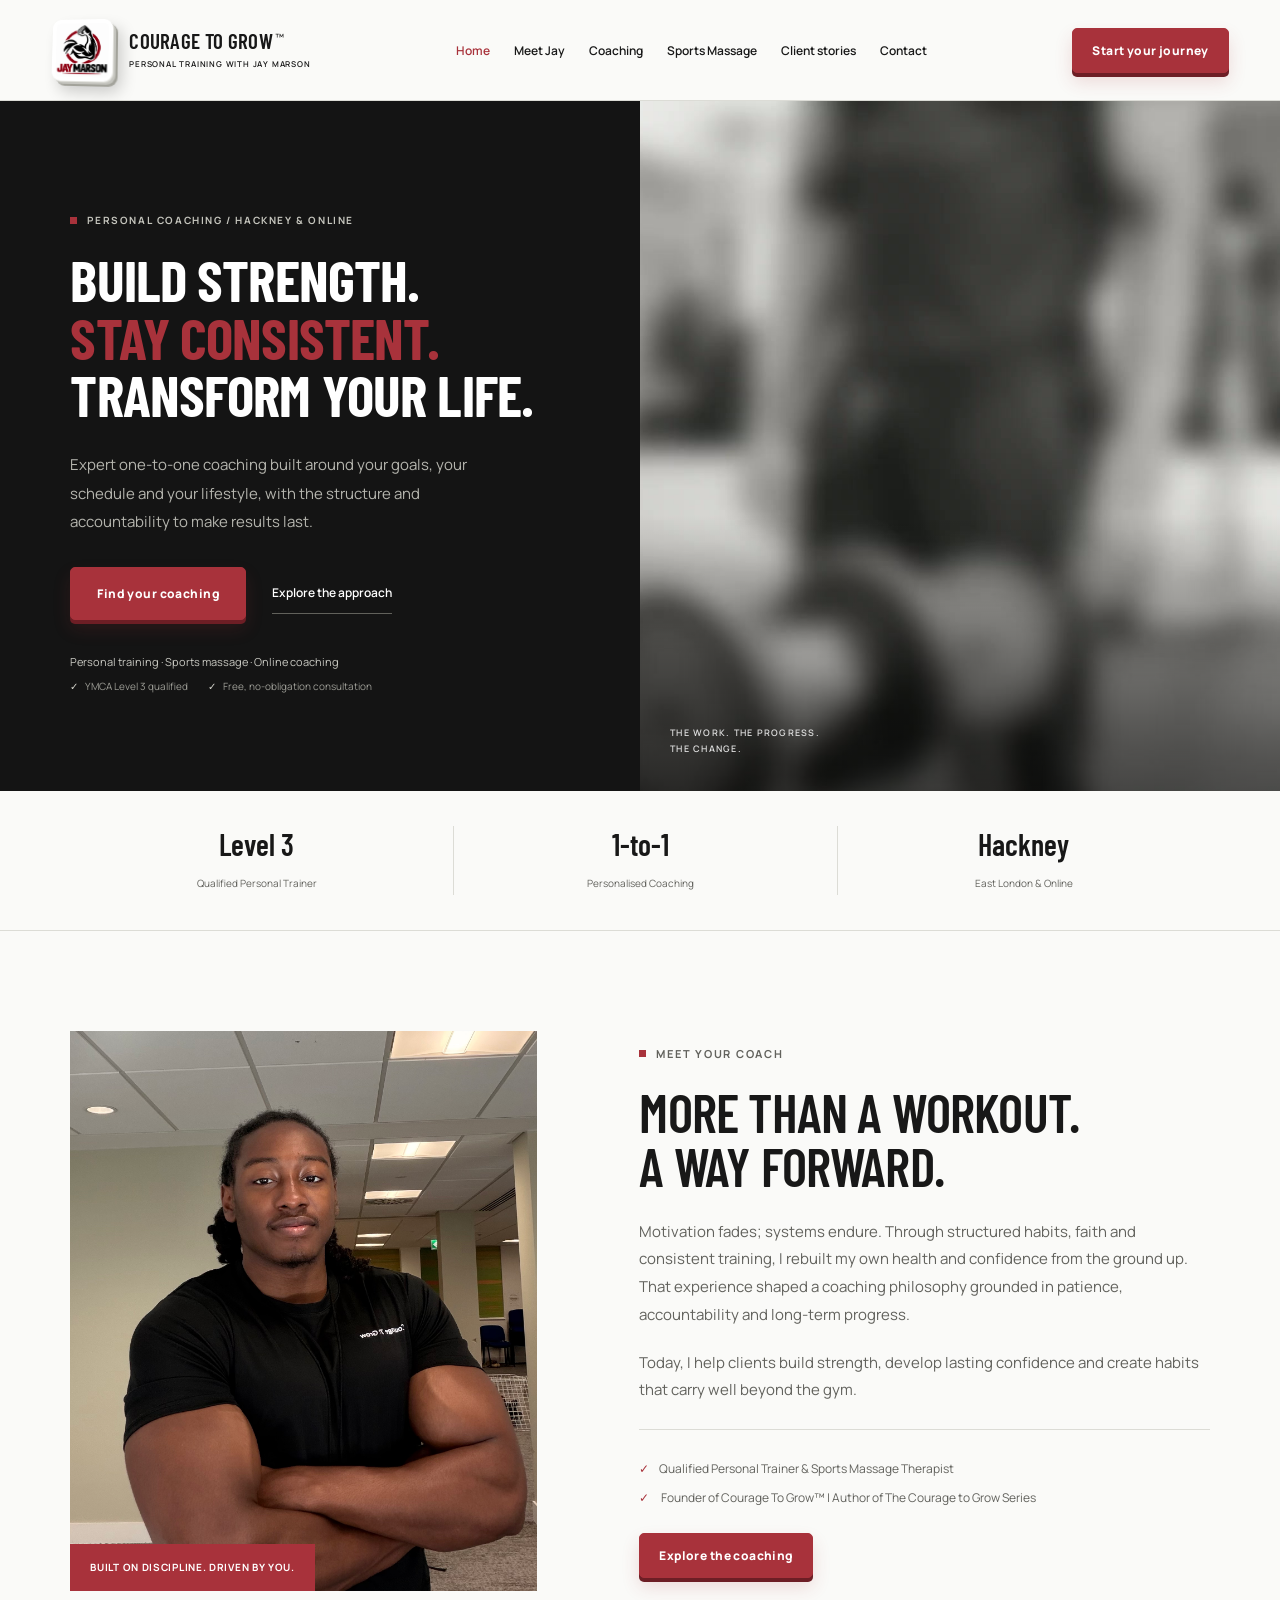
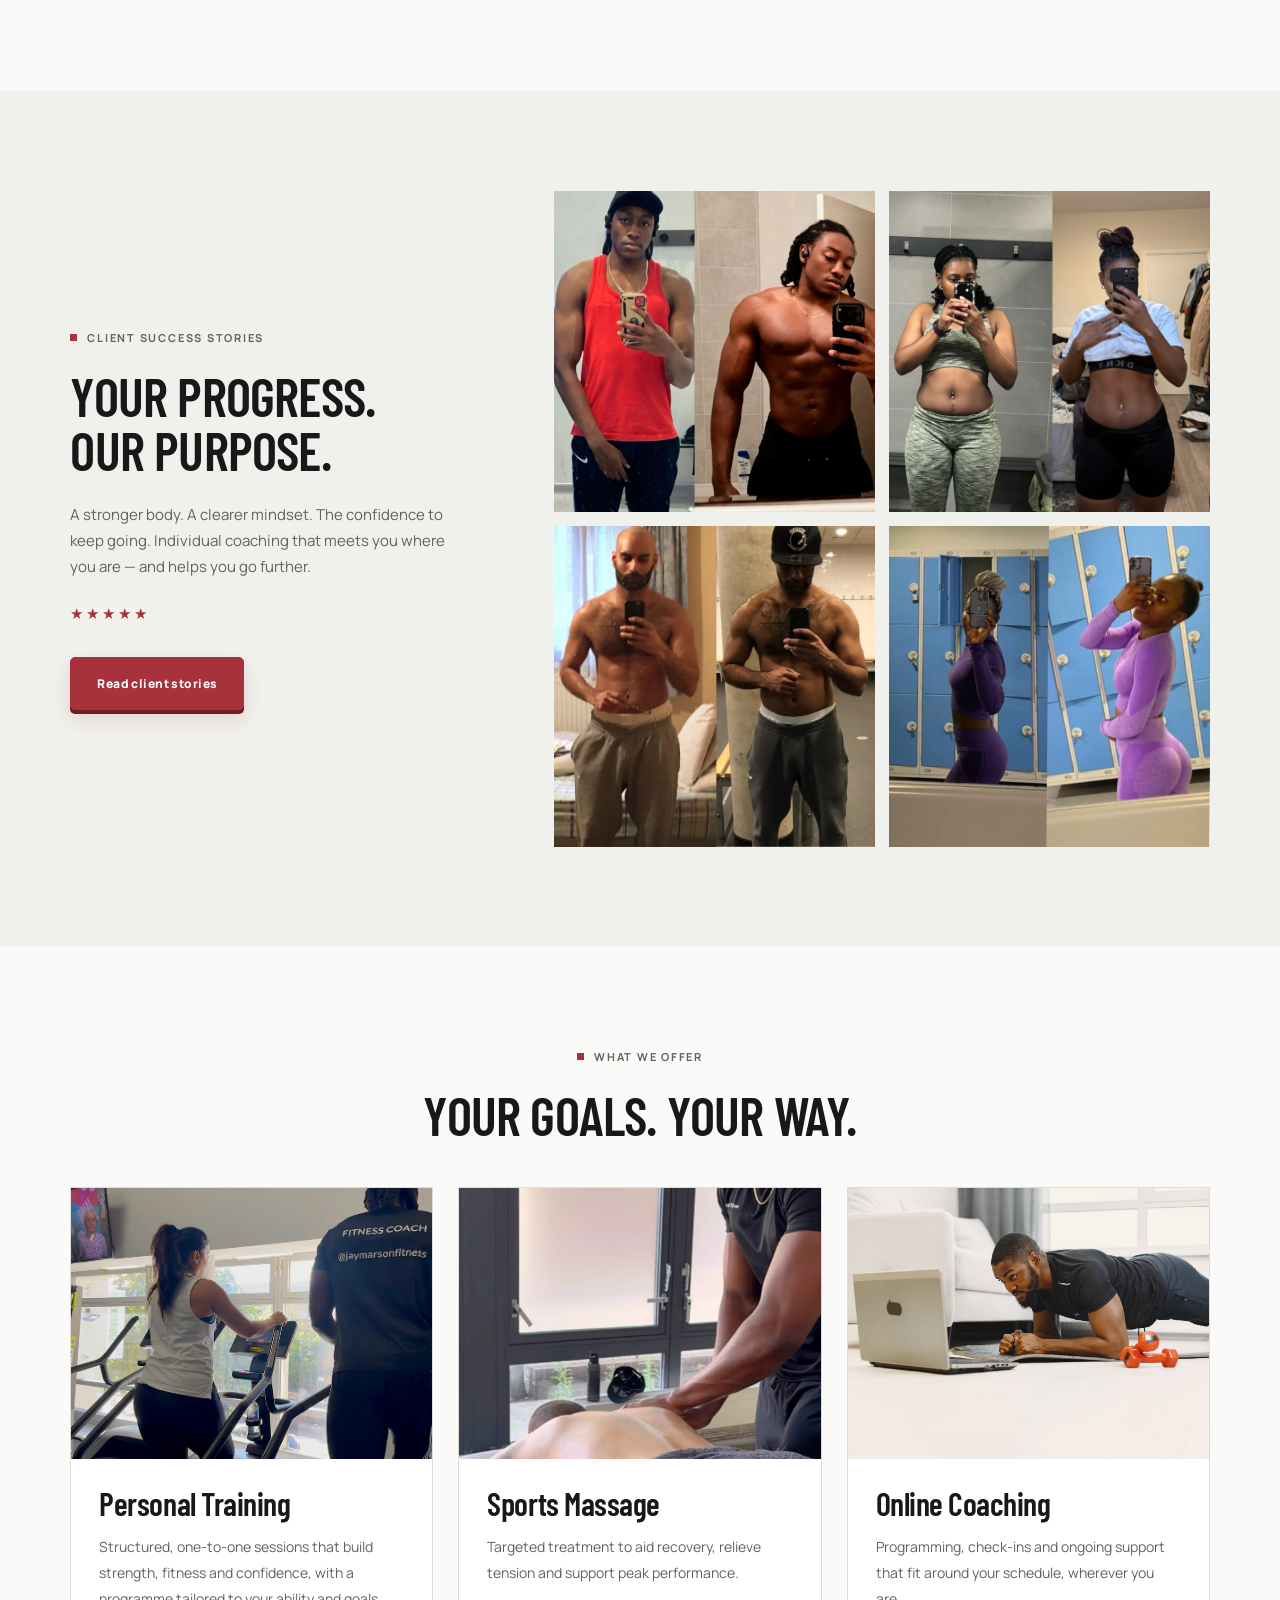
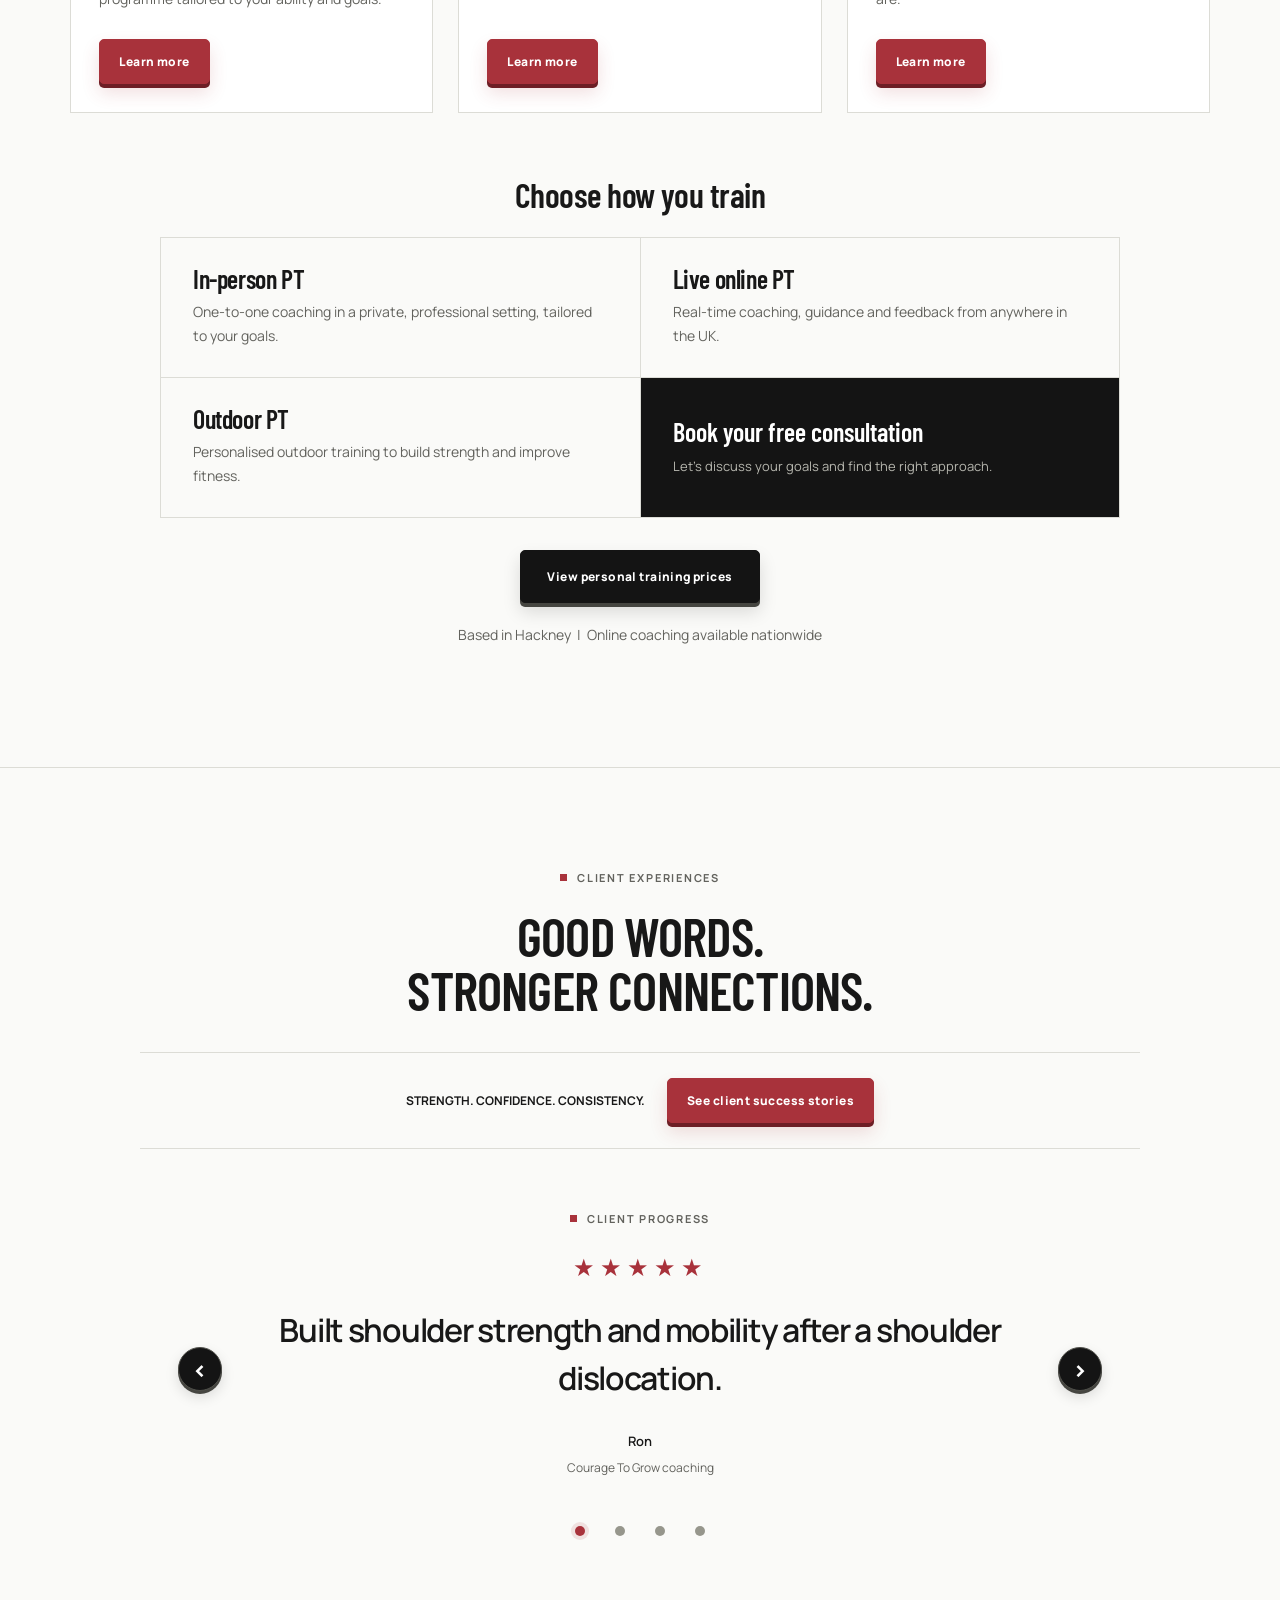
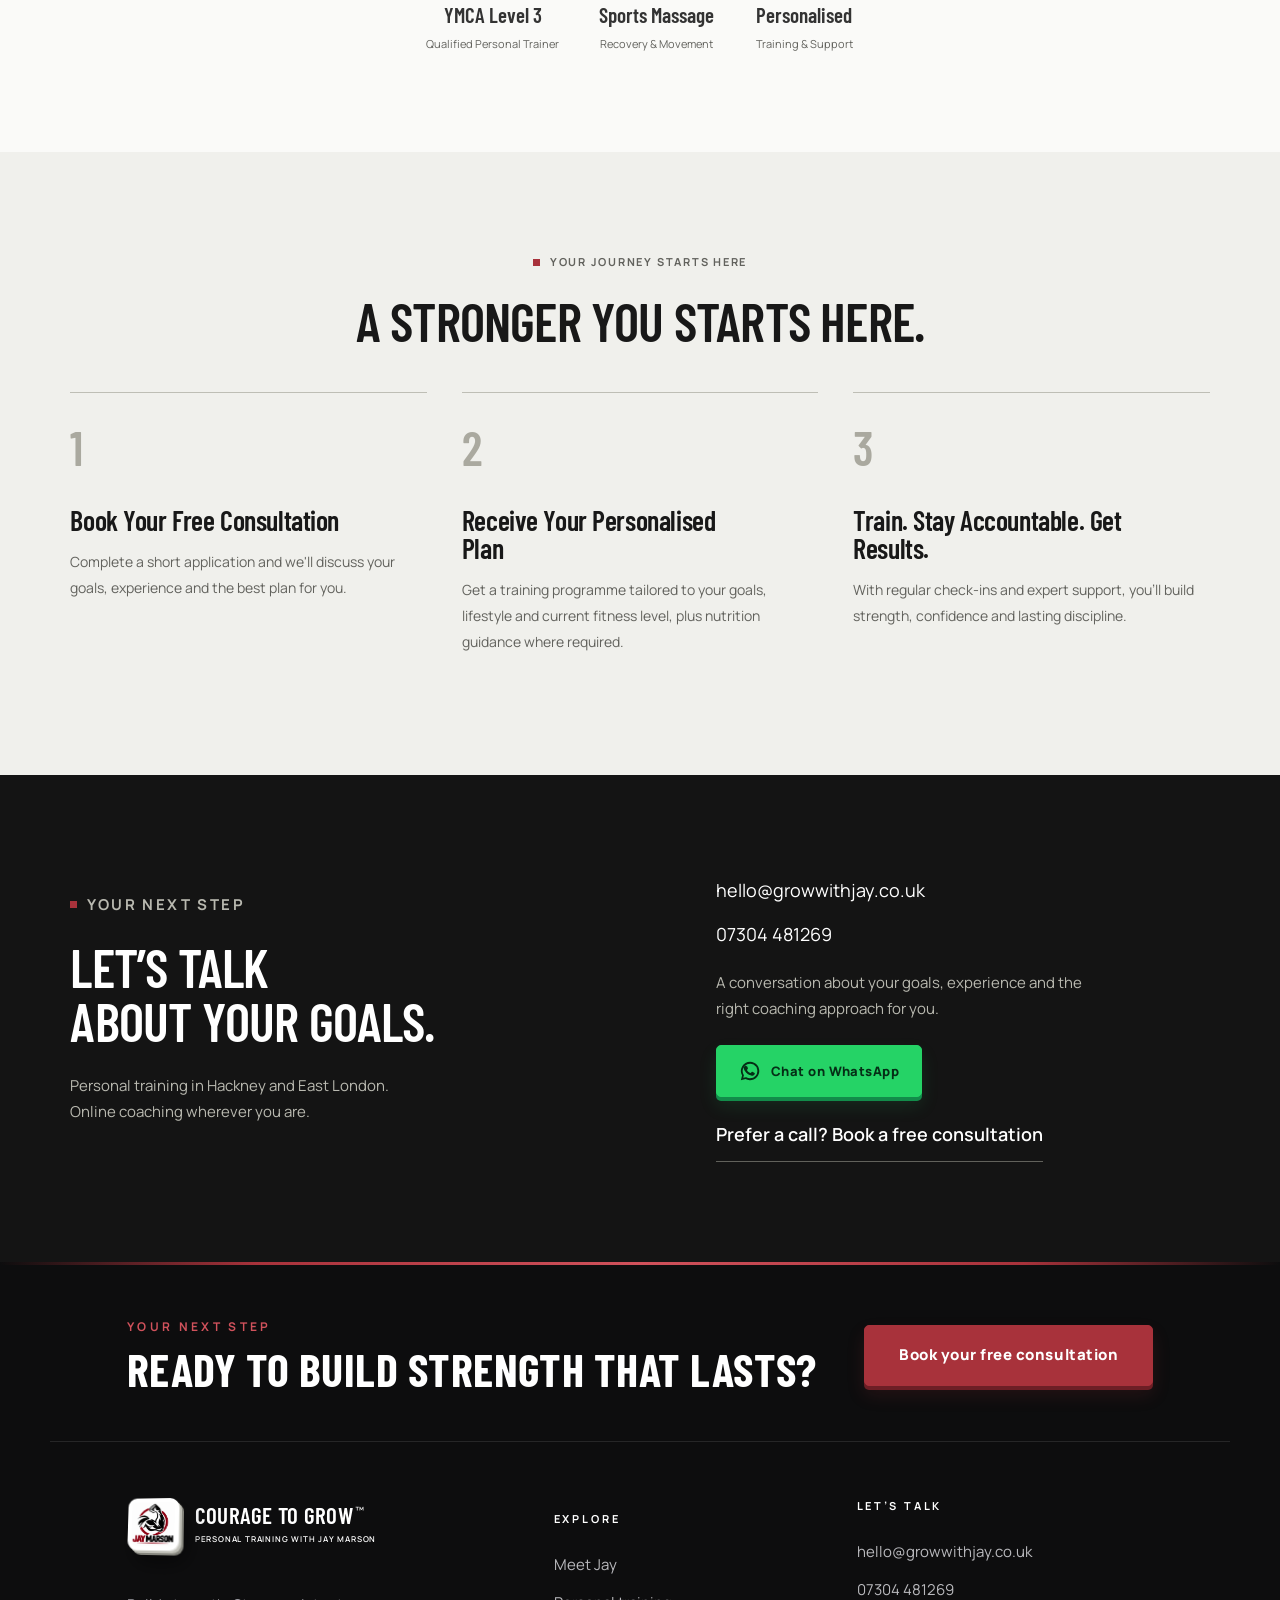
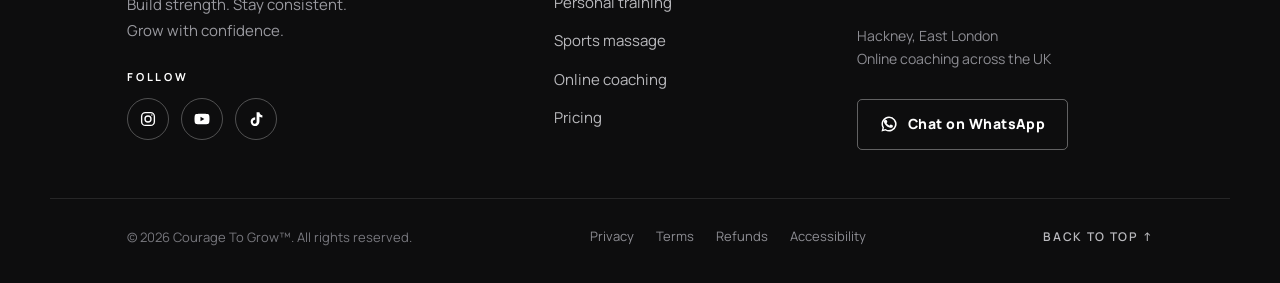
<file: index.html>
<!doctype html>
<html lang="en-GB">
  <head>
    <meta charset="utf-8" />
    <meta name="viewport" content="width=device-width,initial-scale=1" />
    <title>
      Courage To Grow™ | Personal Training &amp; Sports Massage in Hackney
    </title>
    <meta
      name="description"
      content="Qualified personal trainer and sports massage therapist offering in-person, outdoor and live online coaching. Book a free consultation."
    />
    <link rel="preconnect" href="https://fonts.googleapis.com" />
    <link
      href="https://fonts.googleapis.com/css2?family=Barlow+Condensed:wght@500;600;700;800&family=Manrope:wght@400;500;600;700;800&display=swap"
      rel="stylesheet"
    />
    <link rel="icon" type="image/png" href="assets/growwithjay/logo.png" />
    <link rel="stylesheet" href="styles.css?v=20261119-whatsapp" />
  </head>
  <body>
    <a class="skip" href="#main">Skip to main content</a>

    <header class="site-header">
      <a class="brand" href="index.html" aria-label="Courage To Grow™ home">
        <img
          class="business-logo"
          src="assets/growwithjay/logo.png"
          alt="Jay Marson — Courage To Grow"
          width="64"
          height="64"
        />
        <span class="brand-name"
          >COURAGE TO GROW<sup>™</sup
          ><small>PERSONAL TRAINING WITH JAY MARSON</small></span
        >
      </a>
      <button
        class="menu-toggle"
        type="button"
        aria-expanded="false"
        aria-controls="main-nav"
        aria-label="Open navigation"
      >
        <span class="menu-label">Menu</span
        ><span class="menu-icon" aria-hidden="true"
          ><span></span><span></span
        ></span>
      </button>
      <nav id="main-nav" aria-label="Main navigation">
        <button
          class="nav-close"
          type="button"
          aria-label="Close navigation menu"
        >
          Close menu <span aria-hidden="true">×</span>
        </button>
        <a href="index.html">Home</a><a href="index.html#coach">Meet Jay</a
        ><a href="index.html#services">Coaching</a
        ><a href="sports-massage.html">Sports Massage</a
        ><a href="index.html#reviews">Client stories</a
        ><a href="index.html#contact">Contact</a
        ><a
          class="nav-booking btn"
          href="index.html#contact"
          >Start your journey</a
        >
      </nav>
      <div class="header-actions">
        <a class="btn btn-sm" href="index.html#contact"
          >Start your journey</a
        >
        <span class="login">Personal coaching</span>
      </div>
    </header>
    <div class="nav-backdrop" aria-hidden="true" hidden></div>

    <main id="main">
      <section class="hero" id="top">
        <div class="hero-text">
          <p class="eyebrow">PERSONAL COACHING / HACKNEY &amp; ONLINE</p>
          <h1>
            BUILD STRENGTH.<br /><em>STAY CONSISTENT.</em><br />TRANSFORM YOUR
            LIFE.
          </h1>
          <p class="lead">
            Expert one-to-one coaching built around your goals, your schedule
            and your lifestyle, with the structure and accountability to make
            results last.
          </p>
          <div class="hero-links">
            <a class="btn" href="index.html#contact">Find your coaching</a
            ><a class="text-link" href="#services">Explore the approach</a>
          </div>
          <ul class="hero-proof">
            <li>Personal training · Sports massage · Online coaching</li>
            <li>YMCA Level 3 qualified</li>
            <li>Free, no-obligation consultation</li>
          </ul>
        </div>
        <div class="hero-media">
          <video
            id="hero-film"
            muted
            loop
            playsinline
            preload="metadata"
            poster="assets/growwithjay/hero-poster.jpg"
            aria-label="Jay Marson training — Courage To Grow"
          >
            <source
              src="assets/growwithjay/hero-training-hd.mp4"
              type="video/mp4"
            />
          </video>
          <div class="film-caption">
            <span>THE WORK. THE PROGRESS. THE CHANGE.</span>
          </div>
        </div>
      </section>

      <section
        class="trustbar trustbar-three"
        aria-label="Credentials and trust"
      >
        <div>
          <strong>Level 3</strong><span>Qualified Personal Trainer</span>
        </div>
        <div><strong>1-to-1</strong><span>Personalised Coaching</span></div>
        <div><strong>Hackney</strong><span>East London &amp; Online</span></div>
      </section>

      <section class="coach" id="coach">
        <figure class="coach-photo">
          <img
            src="assets/growwithjay/jay-portrait.png"
            alt="Jay Marson, personal trainer and founder of Courage To Grow"
            width="1000"
            height="1250"
          />
          <figcaption>BUILT ON DISCIPLINE. DRIVEN BY YOU.</figcaption>
        </figure>
        <div class="coach-text">
          <p class="eyebrow">Meet your coach</p>
          <h2>MORE THAN A WORKOUT.<br />A WAY FORWARD.</h2>
          <p>
            Motivation fades; systems endure. Through structured habits, faith
            and consistent training, I rebuilt my own health and confidence from
            the ground up. That experience shaped a coaching philosophy grounded
            in patience, accountability and long-term progress.
          </p>
          <p>
            Today, I help clients build strength, develop lasting confidence and
            create habits that carry well beyond the gym.
          </p>
          <ul class="creds">
            <li>Qualified Personal Trainer &amp; Sports Massage Therapist</li>
            <li>
              Founder of Courage To Grow™ | Author of The Courage to Grow Series
            </li>
          </ul>
          <a class="btn btn-sm" href="#services">Explore the coaching</a>
        </div>
      </section>

      <section class="results" id="results">
        <div class="results-text">
          <p class="eyebrow">Client success stories</p>
          <h2>YOUR PROGRESS.<br />OUR PURPOSE.</h2>
          <p>
            A stronger body. A clearer mindset. The confidence to keep going.
            Individual coaching that meets you where you are — and helps you go
            further.
          </p>
          <p class="stars big">★★★★★</p>
          <a class="btn" href="#reviews">Read client stories</a>
        </div>
        <div class="grid-ph" aria-label="Progress photos from Courage To Grow">
          <figure class="result-photo">
            <img
              src="assets/growwithjay/client-01.webp"
              alt="Progress photographs featured on Courage To Grow"
              width="650"
              height="650"
            />
          </figure>
          <figure class="result-photo">
            <img
              src="assets/growwithjay/client-02.webp"
              alt="Progress photographs featured on Courage To Grow"
              width="650"
              height="650"
            />
          </figure>
          <figure class="result-photo">
            <img
              src="assets/growwithjay/client-03.webp"
              alt="Progress photographs featured on Courage To Grow"
              width="650"
              height="650"
            />
          </figure>
          <figure class="result-photo">
            <img
              src="assets/growwithjay/client-04.jpg"
              alt="Progress photographs featured on Courage To Grow"
              width="650"
              height="650"
            />
          </figure>
        </div>
      </section>

      <section class="services" id="services">
        <p class="eyebrow center">What we offer</p>
        <h2 class="center">YOUR GOALS. YOUR WAY.</h2>
        <div class="cards">
          <article class="card feature">
            <div class="service-photo">
              <img
                src="assets/growwithjay/personal-training.webp"
                alt="One-to-one strength training"
                width="900"
                height="650"
              />
            </div>
            <h3>Personal Training</h3>
            <p>
              Structured, one-to-one sessions that build strength, fitness and
              confidence, with a programme tailored to your ability and goals.
            </p>
            <a
              class="btn btn-sm"
              href="personal-training.html"
              >Learn more</a
            >
          </article>
          <article class="card">
            <div class="service-photo">
              <img
                src="assets/growwithjay/sports-massage.webp"
                alt="Sports massage and recovery treatment"
                width="900"
                height="650"
              />
            </div>
            <h3>Sports Massage</h3>
            <p>
              Targeted treatment to aid recovery, relieve tension and support
              peak performance.
            </p>
            <a class="btn btn-sm" href="sports-massage.html">Learn more</a>
          </article>
          <article class="card">
            <div class="service-photo service-photo-online">
              <img
                src="assets/stock/online-coaching-professional.jpg"
                alt="A man following an online workout on his laptop at home"
                width="1400"
                height="933"
              />
            </div>
            <h3>Online Coaching</h3>
            <p>
              Programming, check-ins and ongoing support that fit around your
              schedule, wherever you are.
            </p>
            <a class="btn btn-sm" href="online-coaching.html"
              >Learn more</a
            >
          </article>
        </div>

        <h3 class="center choose">Choose how you train</h3>
        <div class="options">
          <div class="opt">
            <h4>In-person PT</h4>
            <p>
              One-to-one coaching in a private, professional setting, tailored
              to your goals.
            </p>
          </div>
          <div class="opt">
            <h4>Live online PT</h4>
            <p>
              Real-time coaching, guidance and feedback from anywhere in the UK.
            </p>
          </div>
          <div class="opt">
            <h4>Outdoor PT</h4>
            <p>
              Personalised outdoor training to build strength and improve
              fitness.
            </p>
          </div>
          <a
            class="opt opt-cta"
            href="https://www.growwithjay.co.uk/service-page/book-your-free-consultation"
            >Book your free consultation<small
              >Let's discuss your goals and find the right approach.</small
            ></a
          >
        </div>
        <p class="center">
          <a
            class="btn btn-dark"
            href="pricing.html"
            >View personal training prices</a
          >
        </p>
        <p class="center muted">
          Based in Hackney &nbsp;|&nbsp; Online coaching available nationwide
        </p>
      </section>

      <section class="reviews" id="reviews">
        <p class="eyebrow center">Client experiences</p>
        <h2 class="center">GOOD WORDS.<br />STRONGER CONNECTIONS.</h2>

        <div class="gbadge">
          <strong>STRENGTH. CONFIDENCE. CONSISTENCY.</strong
          ><a
            class="btn btn-sm"
            href="https://www.growwithjay.co.uk/client-success-stories"
            >See client success stories</a
          >
        </div>

        <!-- Client outcomes summarised from the live business website. -->
        <div
          class="carousel"
          id="carousel"
          aria-roledescription="carousel"
          aria-label="Client reviews"
        >
          <button class="car-btn prev" aria-label="Previous review">
            &lsaquo;
          </button>
          <div class="track">
            <figure class="slide active">
              <p class="eyebrow center">Client progress</p>
              <div
                class="stars review-stars"
                role="img"
                aria-label="5 out of 5 stars"
              >
                ★★★★★
              </div>
              <blockquote>
                Built shoulder strength and mobility after a shoulder
                dislocation.
              </blockquote>
              <figcaption>Ron<span>Courage To Grow coaching</span></figcaption>
            </figure>
            <figure class="slide">
              <p class="eyebrow center">Client progress</p>
              <div
                class="stars review-stars"
                role="img"
                aria-label="5 out of 5 stars"
              >
                ★★★★★
              </div>
              <blockquote>
                Lost body fat, built confidence and developed lasting
                consistency.
              </blockquote>
              <figcaption>Ray<span>Courage To Grow coaching</span></figcaption>
            </figure>
            <figure class="slide">
              <p class="eyebrow center">Client progress</p>
              <div
                class="stars review-stars"
                role="img"
                aria-label="5 out of 5 stars"
              >
                ★★★★★
              </div>
              <blockquote>
                Built sustainable habits, improved fitness and regained
                confidence.
              </blockquote>
              <figcaption>
                Sinead<span>Courage To Grow coaching</span>
              </figcaption>
            </figure>
            <figure class="slide">
              <p class="eyebrow center">Client progress</p>
              <div
                class="stars review-stars"
                role="img"
                aria-label="5 out of 5 stars"
              >
                ★★★★★
              </div>
              <blockquote>
                Built confidence in the gym, improved fitness, gained muscle and
                lost fat.
              </blockquote>
              <figcaption>
                Burcu<span>Courage To Grow coaching</span>
              </figcaption>
            </figure>
          </div>
          <button class="car-btn next" aria-label="Next review">
            &rsaquo;
          </button>
          <div class="dots" id="dots"></div>
        </div>

        <div class="badges">
          <div class="badge">
            YMCA Level 3<br /><small>Qualified Personal Trainer</small>
          </div>
          <div class="badge">
            Sports Massage<br /><small>Recovery &amp; Movement</small>
          </div>
          <div class="badge">
            Personalised<br /><small>Training &amp; Support</small>
          </div>
        </div>
      </section>

      <section class="steps" id="steps">
        <p class="eyebrow center">Your journey starts here</p>
        <h2 class="center">A STRONGER YOU STARTS HERE.</h2>
        <div class="step-grid">
          <div class="step">
            <span class="num">1</span>
            <h3>Book Your Free Consultation</h3>
            <p>
              Complete a short application and we'll discuss your goals,
              experience and the best plan for you.
            </p>
          </div>
          <div class="step">
            <span class="num">2</span>
            <h3>Receive Your Personalised Plan</h3>
            <p>
              Get a training programme tailored to your goals, lifestyle and
              current fitness level, plus nutrition guidance where required.
            </p>
          </div>
          <div class="step">
            <span class="num">3</span>
            <h3>Train. Stay Accountable. Get Results.</h3>
            <p>
              With regular check-ins and expert support, you'll build strength,
              confidence and lasting discipline.
            </p>
          </div>
        </div>
      </section>

      <section class="contact-section" id="contact">
        <div>
          <p class="eyebrow">Your next step</p>
          <h2>LET’S TALK<br />ABOUT YOUR GOALS.</h2>
          <p>
            Personal training in Hackney and East London.<br />Online coaching
            wherever you are.
          </p>
        </div>
        <div class="contact-actions" id="book">
          <a class="contact-email" href="mailto:hello@growwithjay.co.uk"
            >hello@growwithjay.co.uk</a
          ><a href="tel:+447304481269">07304 481269</a>
          <p>
            A conversation about your goals, experience and the right coaching
            approach for you.
          </p>
          <a
            class="btn btn-lg whatsapp-link"
            href="https://wa.me/447304481269"
            target="_blank"
            rel="noopener"
            ><svg viewBox="0 0 24 24" fill="currentColor" aria-hidden="true">
              <path
                d="M12 2a10 10 0 0 0-8.66 15L2 22l5.1-1.34A10 10 0 1 0 12 2Zm0 18a8 8 0 0 1-4.08-1.12l-.3-.18-3.02.79.81-2.95-.2-.31A8 8 0 1 1 12 20Z"
              />
              <path
                d="M8.1 6.7c-.2-.4-.4-.4-.6-.4h-.5c-.2 0-.5.1-.7.3-.3.3-1 1-1 2.4s1 2.8 1.2 3c.1.2 2 3.2 5 4.4 2.5 1 3 .8 3.5.7.6-.1 1.8-.8 2-1.5.3-.7.3-1.3.2-1.4-.1-.2-.3-.2-.6-.4l-2-1c-.3-.1-.5-.2-.7.2l-.9 1c-.2.2-.3.2-.6.1-1.6-.7-2.7-1.5-3.6-3-.2-.3 0-.4.1-.6l.5-.6.3-.5c.1-.2 0-.4 0-.6l-.9-2.1Z"
              /></svg
            >Chat on WhatsApp</a
          ><a
            class="text-link"
            href="https://www.growwithjay.co.uk/service-page/book-your-free-consultation"
            >Prefer a call? Book a free consultation</a
          >
        </div>
      </section>
    </main>

    <footer class="site-footer">
      <div class="footer-cta">
        <div>
          <p class="footer-cta-eyebrow">Your next step</p>
          <p class="footer-cta-title">Ready to build strength that lasts?</p>
        </div>
        <a class="btn footer-cta-btn" href="https://www.growwithjay.co.uk/service-page/book-your-free-consultation">Book your free consultation</a>
      </div>
      <div class="footer-main">
        <div class="footer-identity">
          <a
            class="foot-brand"
            href="index.html"
            aria-label="Courage To Grow home"
          >
            <img
              class="business-logo"
              src="assets/growwithjay/logo.png"
              alt="Jay Marson — Courage To Grow"
              width="52"
              height="52"
            />
            <span class="brand-name"
              >COURAGE TO GROW<sup>™</sup
              ><small>PERSONAL TRAINING WITH JAY MARSON</small></span
            >
          </a>
          <p class="footer-intro">
            Build strength. Stay consistent.<br />Grow with confidence.
          </p>
          <p class="footer-follow">Follow</p>
          <div class="social" aria-label="Social media">
            <a href="https://www.instagram.com/pt_mrj" aria-label="Instagram" title="Instagram" target="_blank" rel="noopener"><svg viewBox="0 0 24 24" fill="none" stroke="currentColor" stroke-width="1.8" stroke-linecap="round" stroke-linejoin="round" aria-hidden="true"><rect x="3.5" y="3.5" width="17" height="17" rx="5"/><circle cx="12" cy="12" r="4"/><circle cx="17.2" cy="6.8" r="1" fill="currentColor" stroke="none"/></svg><span class="sr-only">Instagram</span></a>
            <a href="https://www.youtube.com/@JayMarson-CTG/shorts" aria-label="YouTube" title="YouTube" target="_blank" rel="noopener"><svg viewBox="0 0 24 24" fill="currentColor" aria-hidden="true"><path d="M21.6 7.2a2.5 2.5 0 0 0-1.8-1.8C18.2 5 12 5 12 5s-6.2 0-7.8.4A2.5 2.5 0 0 0 2.4 7.2C2 8.8 2 12 2 12s0 3.2.4 4.8a2.5 2.5 0 0 0 1.8 1.8C5.8 19 12 19 12 19s6.2 0 7.8-.4a2.5 2.5 0 0 0 1.8-1.8c.4-1.6.4-4.8.4-4.8s0-3.2-.4-4.8ZM10 15V9l5.2 3L10 15Z"/></svg><span class="sr-only">YouTube</span></a>
            <a href="https://www.tiktok.com/@fitby_jay" aria-label="TikTok" title="TikTok" target="_blank" rel="noopener"><svg viewBox="0 0 24 24" fill="currentColor" aria-hidden="true"><path d="M16.6 3c.3 2.3 1.6 3.7 3.9 3.9v3.1c-1.4.1-2.6-.3-3.9-1.1v5.6c0 7.1-7.700 9.300-10.800 4.200-2-3.300-.8-8.900 5.100-9.100v3.300c-.4.100-.9.200-1.300.4-1.300.4-2 1.600-1.700 3 .4 2.700 5.300 3.500 4.900-1.800V3h3.800Z"/></svg><span class="sr-only">TikTok</span></a>
          </div>
        </div>
        <nav class="footer-explore" aria-label="Footer navigation">
          <h2>Explore</h2>
          <a href="index.html#coach">Meet Jay</a>
          <a href="personal-training.html">Personal training</a>
          <a href="sports-massage.html">Sports massage</a>
          <a href="online-coaching.html">Online coaching</a>
          <a href="pricing.html">Pricing</a>
        </nav>
        <div class="footer-contact">
          <h2>Let’s talk</h2>
          <a class="footer-email" href="mailto:hello@growwithjay.co.uk"
            >hello@growwithjay.co.uk</a
          >
          <a href="tel:+447304481269">07304 481269</a>
          <p>Hackney, East London<br />Online coaching across the UK</p>
          <a
            class="btn whatsapp-link"
            href="https://wa.me/447304481269"
            target="_blank"
            rel="noopener"
            ><svg viewBox="0 0 24 24" fill="currentColor" aria-hidden="true">
              <path
                d="M12 2a10 10 0 0 0-8.66 15L2 22l5.1-1.34A10 10 0 1 0 12 2Zm0 18a8 8 0 0 1-4.08-1.12l-.3-.18-3.02.79.81-2.95-.2-.31A8 8 0 1 1 12 20Z"
              />
              <path
                d="M8.1 6.7c-.2-.4-.4-.4-.6-.4h-.5c-.2 0-.5.1-.7.3-.3.3-1 1-1 2.4s1 2.8 1.2 3c.1.2 2 3.2 5 4.4 2.5 1 3 .8 3.5.7.6-.1 1.8-.8 2-1.5.3-.7.3-1.3.2-1.4-.1-.2-.3-.2-.6-.4l-2-1c-.3-.1-.5-.2-.7.2l-.9 1c-.2.2-.3.2-.6.1-1.6-.7-2.7-1.5-3.6-3-.2-.3 0-.4.1-.6l.5-.6.3-.5c.1-.2 0-.4 0-.6l-.9-2.1Z"
              /></svg
            >Chat on WhatsApp</a
          >
        </div>
      </div>
      <div class="footer-bottom">
        <p>
          &copy; <span id="yr">2026</span> Courage To Grow™. All rights
          reserved.
        </p>
        <nav class="footer-legal" aria-label="Policies">
          <a href="https://www.growwithjay.co.uk/blank">Privacy</a>
          <a href="https://www.growwithjay.co.uk/blank-2">Terms</a>
          <a href="https://www.growwithjay.co.uk/blank-3">Refunds</a>
          <a href="https://www.growwithjay.co.uk/blank-1">Accessibility</a>
        </nav>
        <a class="back-top" href="#main" aria-label="Back to top">Back to top ↑</a>
      </div>
    </footer>

    <script src="script.js?v=20261119-nav-close"></script>
  </body>
</html>
</file>
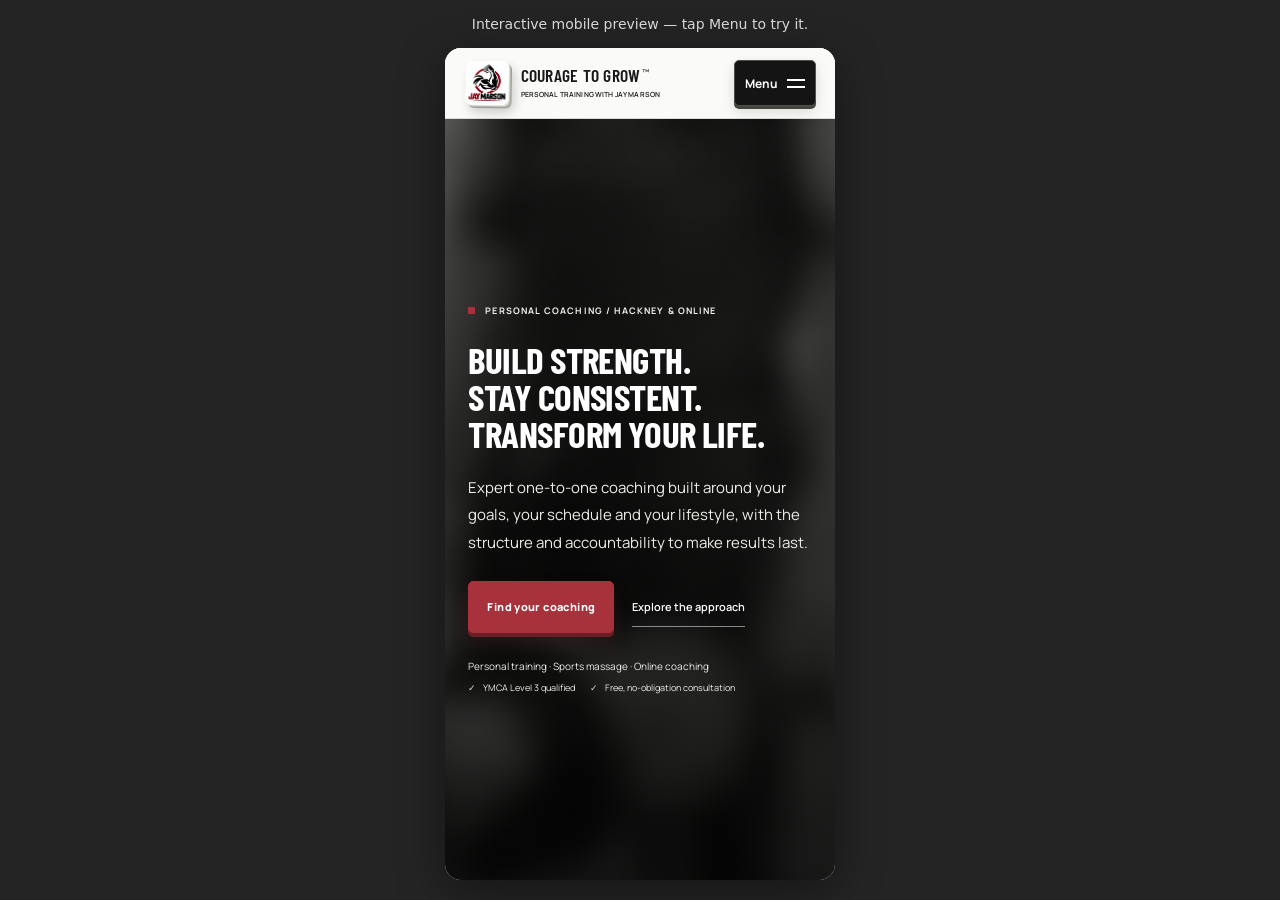
<file: mobile-preview.html>
<!doctype html>
<html lang="en-GB">
<head><meta charset="utf-8"><meta name="viewport" content="width=device-width,initial-scale=1"><meta name="robots" content="noindex,nofollow"><title>Courage To Grow — interactive mobile preview</title>
<style>*{box-sizing:border-box}html,body{margin:0;min-height:100%;background:#242424;color:#fff;font:14px system-ui,sans-serif}body{display:grid;justify-items:center;align-content:start;gap:16px;padding:16px}p{margin:0;color:#ddd}iframe{display:block;width:390px;max-width:100%;height:calc(100dvh - 68px);min-height:300px;border:0;border-radius:16px;background:#fafaf8;box-shadow:0 12px 48px #0006}@media(max-width:430px){body{padding:0;gap:0}p{padding:10px;font-size:12px}iframe{width:100vw;height:calc(100dvh - 36px);border-radius:0;box-shadow:none}}</style></head>
<body><p>Interactive mobile preview — tap Menu to try it.</p><iframe src="index.html?preview=nav-close" title="Interactive mobile website"></iframe></body></html>
</file>
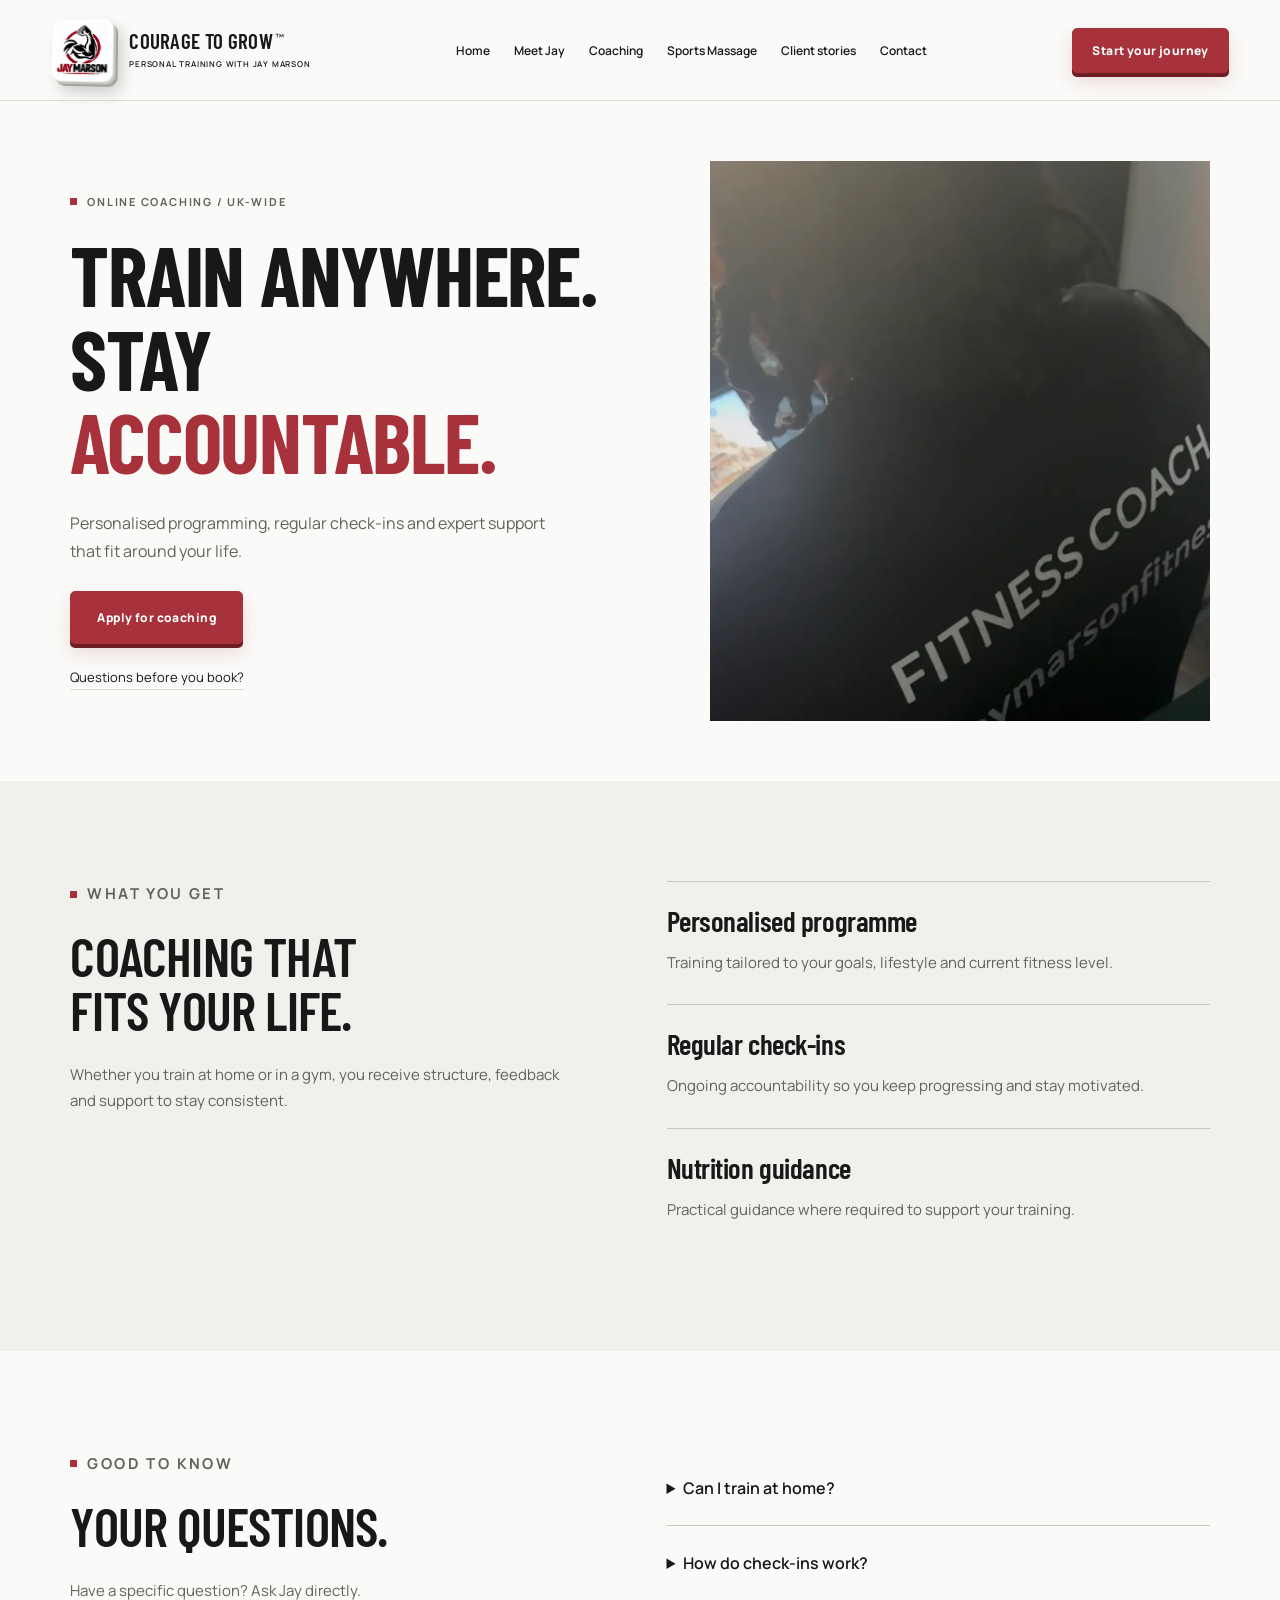
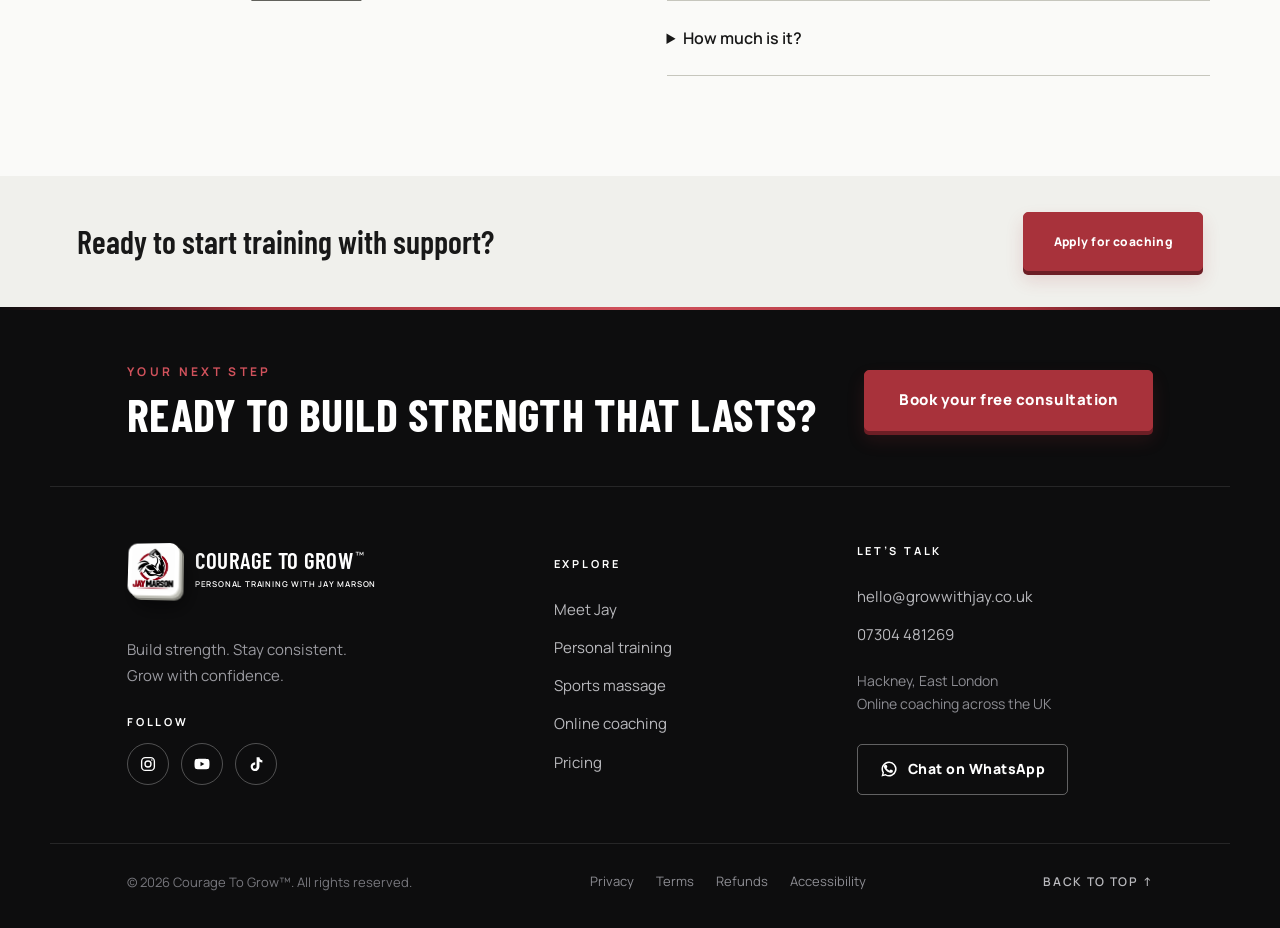
<file: online-coaching.html>
<!doctype html>
<html lang="en-GB">
  <head>
    <meta charset="utf-8" />
    <meta name="viewport" content="width=device-width,initial-scale=1" />
    <title>Online Coaching | Courage To Grow™</title>
    <meta
      name="description"
      content="Personalised online coaching with structured programming and ongoing support, available across the UK."
    />
    <link rel="preconnect" href="https://fonts.googleapis.com" />
    <link
      href="https://fonts.googleapis.com/css2?family=Barlow+Condensed:wght@500;600;700;800&family=Manrope:wght@400;500;600;700;800&display=swap"
      rel="stylesheet"
    />
    <link rel="icon" type="image/png" href="assets/growwithjay/logo.png" />
    <link rel="stylesheet" href="styles.css?v=20261119-whatsapp" />
  </head>
  <body>
    <a class="skip" href="#main">Skip to main content</a>
    <header class="site-header">
      <a class="brand" href="index.html" aria-label="Courage To Grow™ home">
        <img
          class="business-logo"
          src="assets/growwithjay/logo.png"
          alt="Jay Marson — Courage To Grow"
          width="64"
          height="64"
        />
        <span class="brand-name"
          >COURAGE TO GROW<sup>™</sup
          ><small>PERSONAL TRAINING WITH JAY MARSON</small></span
        >
      </a>
      <button
        class="menu-toggle"
        type="button"
        aria-expanded="false"
        aria-controls="main-nav"
        aria-label="Open navigation"
      >
        <span class="menu-label">Menu</span
        ><span class="menu-icon" aria-hidden="true"
          ><span></span><span></span
        ></span>
      </button>
      <nav id="main-nav" aria-label="Main navigation">
        <button
          class="nav-close"
          type="button"
          aria-label="Close navigation menu"
        >
          Close menu <span aria-hidden="true">×</span>
        </button>
        <a href="index.html">Home</a><a href="index.html#coach">Meet Jay</a
        ><a href="index.html#services">Coaching</a
        ><a href="sports-massage.html">Sports Massage</a
        ><a href="index.html#reviews">Client stories</a
        ><a href="index.html#contact">Contact</a
        ><a
          class="nav-booking btn"
          href="index.html#contact"
          >Start your journey</a
        >
      </nav>
      <div class="header-actions">
        <a class="btn btn-sm" href="index.html#contact"
          >Start your journey</a
        >
        <span class="login">Personal coaching</span>
      </div>
    </header>
    <div class="nav-backdrop" aria-hidden="true" hidden></div>
    <main id="main">
<section class="massage-intro"><div><p class="eyebrow">Online coaching / UK-wide</p><h1>TRAIN ANYWHERE.<br />STAY <em>ACCOUNTABLE.</em></h1><p class="lead">Personalised programming, regular check-ins and expert support that fit around your life.</p>
<a class="btn" href="https://www.growwithjay.co.uk/coaching">Apply for coaching</a><a class="massage-question" href="#faq">Questions before you book?</a></div>
<img src="assets/growwithjay/online-coaching.jpg" alt="Online coaching with Jay Marson" width="700" height="800" /></section><section class="massage-details"><div><p class="eyebrow">What you get</p><h2>COACHING THAT<br />FITS YOUR LIFE.</h2><p>Whether you train at home or in a gym, you receive structure, feedback and support to stay consistent.</p></div><div class="treatment-list"><article><h3>Personalised programme</h3><p>Training tailored to your goals, lifestyle and current fitness level.</p></article><article><h3>Regular check-ins</h3><p>Ongoing accountability so you keep progressing and stay motivated.</p></article><article><h3>Nutrition guidance</h3><p>Practical guidance where required to support your training.</p></article></div></section><section class="massage-faq" id="faq"><div><p class="eyebrow">Good to know</p><h2>YOUR QUESTIONS.</h2><p>Have a specific question? <a href="mailto:hello@growwithjay.co.uk">Ask Jay directly.</a></p></div><div class="faq"><details><summary>Can I train at home?</summary><p>Yes. Your programme is built around the equipment and time you have available.</p></details><details><summary>How do check-ins work?</summary><p>You and Jay review progress regularly and adjust your plan as needed.</p></details><details><summary>How much is it?</summary><p>See the <a href="pricing.html">pricing page</a> or message Jay for current options.</p></details></div></section><div class="treatment-booking"><p>Ready to start training with support?</p><a class="btn btn-lg" href="https://www.growwithjay.co.uk/coaching">Apply for coaching</a></div>
</main>
    <footer class="site-footer">
      <div class="footer-cta">
        <div>
          <p class="footer-cta-eyebrow">Your next step</p>
          <p class="footer-cta-title">Ready to build strength that lasts?</p>
        </div>
        <a class="btn footer-cta-btn" href="https://www.growwithjay.co.uk/service-page/book-your-free-consultation">Book your free consultation</a>
      </div>
      <div class="footer-main">
        <div class="footer-identity">
          <a
            class="foot-brand"
            href="index.html"
            aria-label="Courage To Grow home"
          >
            <img
              class="business-logo"
              src="assets/growwithjay/logo.png"
              alt="Jay Marson — Courage To Grow"
              width="52"
              height="52"
            />
            <span class="brand-name"
              >COURAGE TO GROW<sup>™</sup
              ><small>PERSONAL TRAINING WITH JAY MARSON</small></span
            >
          </a>
          <p class="footer-intro">
            Build strength. Stay consistent.<br />Grow with confidence.
          </p>
          <p class="footer-follow">Follow</p>
          <div class="social" aria-label="Social media">
            <a href="https://www.instagram.com/pt_mrj" aria-label="Instagram" title="Instagram" target="_blank" rel="noopener"><svg viewBox="0 0 24 24" fill="none" stroke="currentColor" stroke-width="1.8" stroke-linecap="round" stroke-linejoin="round" aria-hidden="true"><rect x="3.5" y="3.5" width="17" height="17" rx="5"/><circle cx="12" cy="12" r="4"/><circle cx="17.2" cy="6.8" r="1" fill="currentColor" stroke="none"/></svg><span class="sr-only">Instagram</span></a>
            <a href="https://www.youtube.com/@JayMarson-CTG/shorts" aria-label="YouTube" title="YouTube" target="_blank" rel="noopener"><svg viewBox="0 0 24 24" fill="currentColor" aria-hidden="true"><path d="M21.6 7.2a2.5 2.5 0 0 0-1.8-1.8C18.2 5 12 5 12 5s-6.2 0-7.8.4A2.5 2.5 0 0 0 2.4 7.2C2 8.8 2 12 2 12s0 3.2.4 4.8a2.5 2.5 0 0 0 1.8 1.8C5.8 19 12 19 12 19s6.2 0 7.8-.4a2.5 2.5 0 0 0 1.8-1.8c.4-1.6.4-4.8.4-4.8s0-3.2-.4-4.8ZM10 15V9l5.2 3L10 15Z"/></svg><span class="sr-only">YouTube</span></a>
            <a href="https://www.tiktok.com/@fitby_jay" aria-label="TikTok" title="TikTok" target="_blank" rel="noopener"><svg viewBox="0 0 24 24" fill="currentColor" aria-hidden="true"><path d="M16.6 3c.3 2.3 1.6 3.7 3.9 3.9v3.1c-1.4.1-2.6-.3-3.9-1.1v5.6c0 7.1-7.700 9.300-10.800 4.200-2-3.300-.8-8.900 5.100-9.100v3.300c-.4.100-.9.200-1.300.4-1.300.4-2 1.600-1.700 3 .4 2.700 5.300 3.500 4.900-1.800V3h3.800Z"/></svg><span class="sr-only">TikTok</span></a>
          </div>
        </div>
        <nav class="footer-explore" aria-label="Footer navigation">
          <h2>Explore</h2>
          <a href="index.html#coach">Meet Jay</a>
          <a href="personal-training.html">Personal training</a>
          <a href="sports-massage.html">Sports massage</a>
          <a href="online-coaching.html">Online coaching</a>
          <a href="pricing.html">Pricing</a>
        </nav>
        <div class="footer-contact">
          <h2>Let’s talk</h2>
          <a class="footer-email" href="mailto:hello@growwithjay.co.uk"
            >hello@growwithjay.co.uk</a
          >
          <a href="tel:+447304481269">07304 481269</a>
          <p>Hackney, East London<br />Online coaching across the UK</p>
          <a
            class="btn whatsapp-link"
            href="https://wa.me/447304481269"
            target="_blank"
            rel="noopener"
            ><svg viewBox="0 0 24 24" fill="currentColor" aria-hidden="true">
              <path
                d="M12 2a10 10 0 0 0-8.66 15L2 22l5.1-1.34A10 10 0 1 0 12 2Zm0 18a8 8 0 0 1-4.08-1.12l-.3-.18-3.02.79.81-2.95-.2-.31A8 8 0 1 1 12 20Z"
              />
              <path
                d="M8.1 6.7c-.2-.4-.4-.4-.6-.4h-.5c-.2 0-.5.1-.7.3-.3.3-1 1-1 2.4s1 2.8 1.2 3c.1.2 2 3.2 5 4.4 2.5 1 3 .8 3.5.7.6-.1 1.8-.8 2-1.5.3-.7.3-1.3.2-1.4-.1-.2-.3-.2-.6-.4l-2-1c-.3-.1-.5-.2-.7.2l-.9 1c-.2.2-.3.2-.6.1-1.6-.7-2.7-1.5-3.6-3-.2-.3 0-.4.1-.6l.5-.6.3-.5c.1-.2 0-.4 0-.6l-.9-2.1Z"
              /></svg
            >Chat on WhatsApp</a
          >
        </div>
      </div>
      <div class="footer-bottom">
        <p>
          &copy; <span id="yr">2026</span> Courage To Grow™. All rights
          reserved.
        </p>
        <nav class="footer-legal" aria-label="Policies">
          <a href="https://www.growwithjay.co.uk/blank">Privacy</a>
          <a href="https://www.growwithjay.co.uk/blank-2">Terms</a>
          <a href="https://www.growwithjay.co.uk/blank-3">Refunds</a>
          <a href="https://www.growwithjay.co.uk/blank-1">Accessibility</a>
        </nav>
        <a class="back-top" href="#main" aria-label="Back to top">Back to top ↑</a>
      </div>
    </footer>

    <script src="script.js?v=20261119-nav-close"></script>
  </body>
</html>
</file>
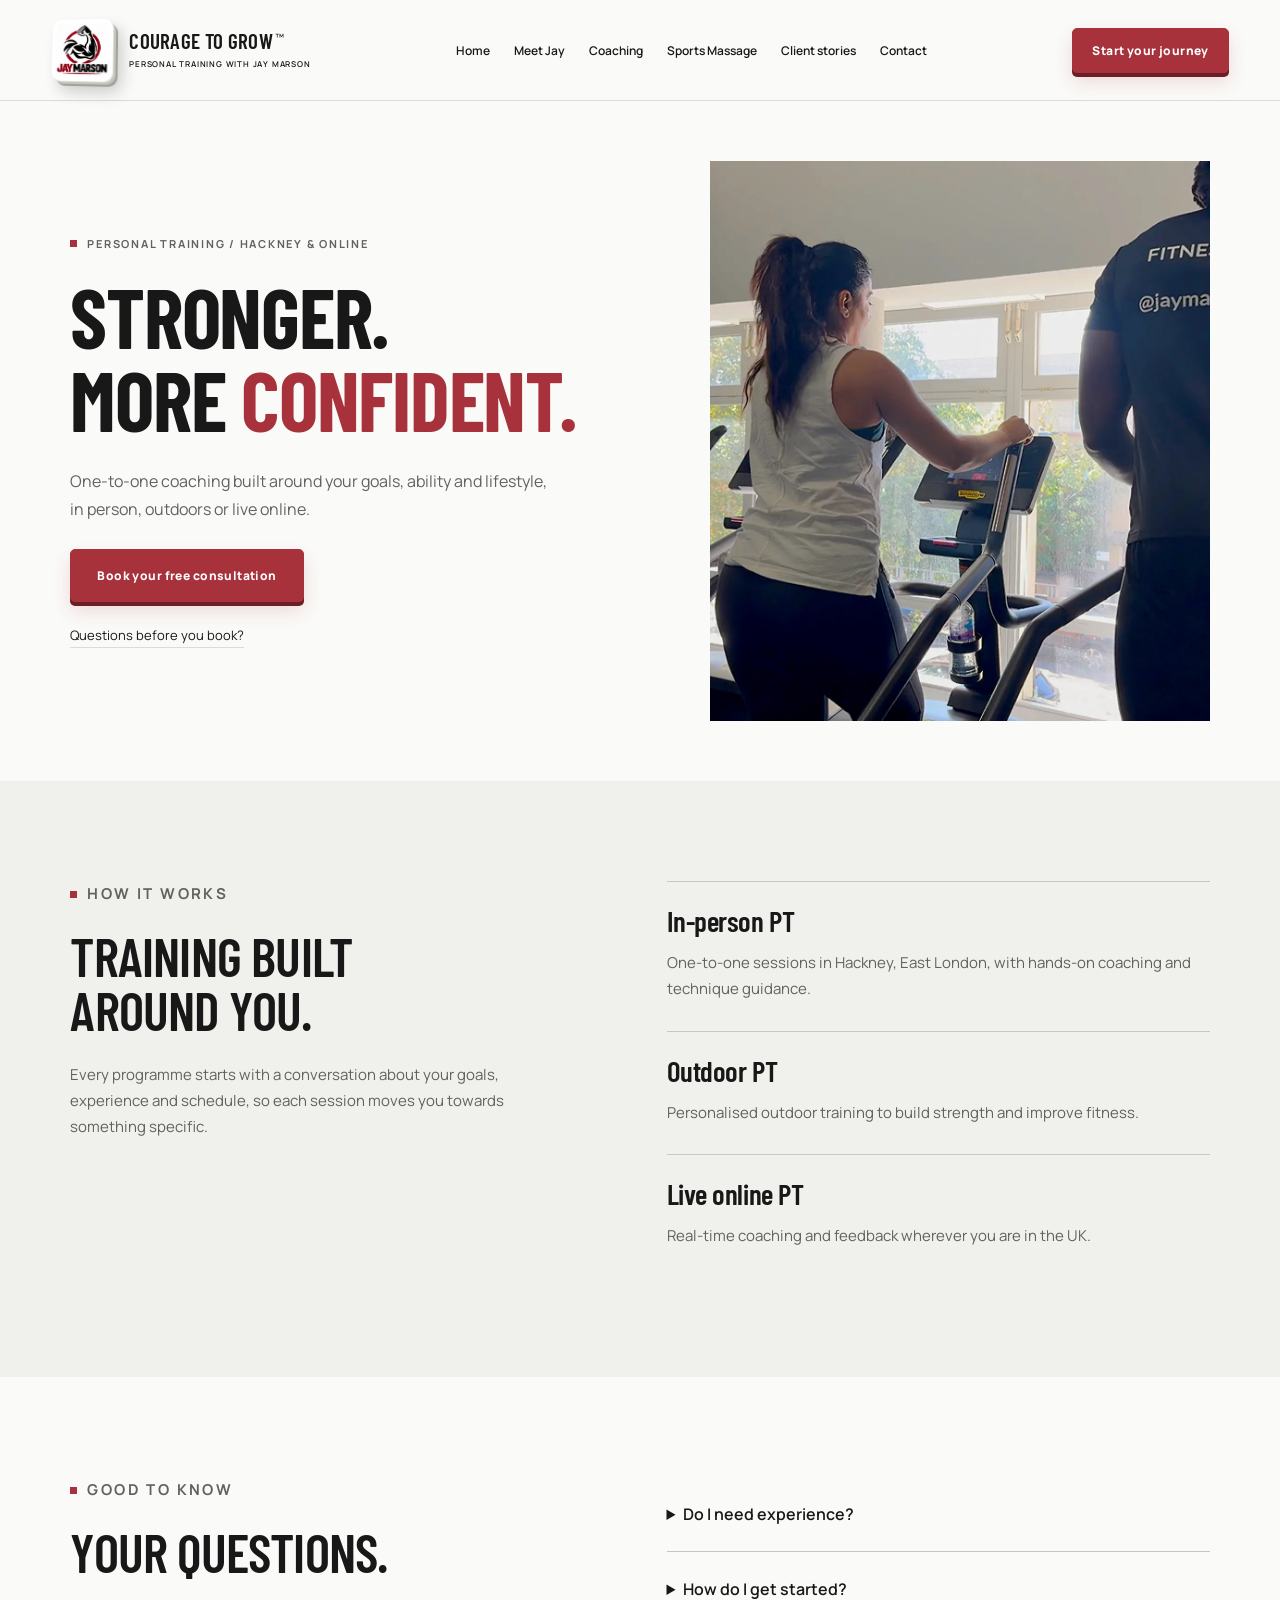
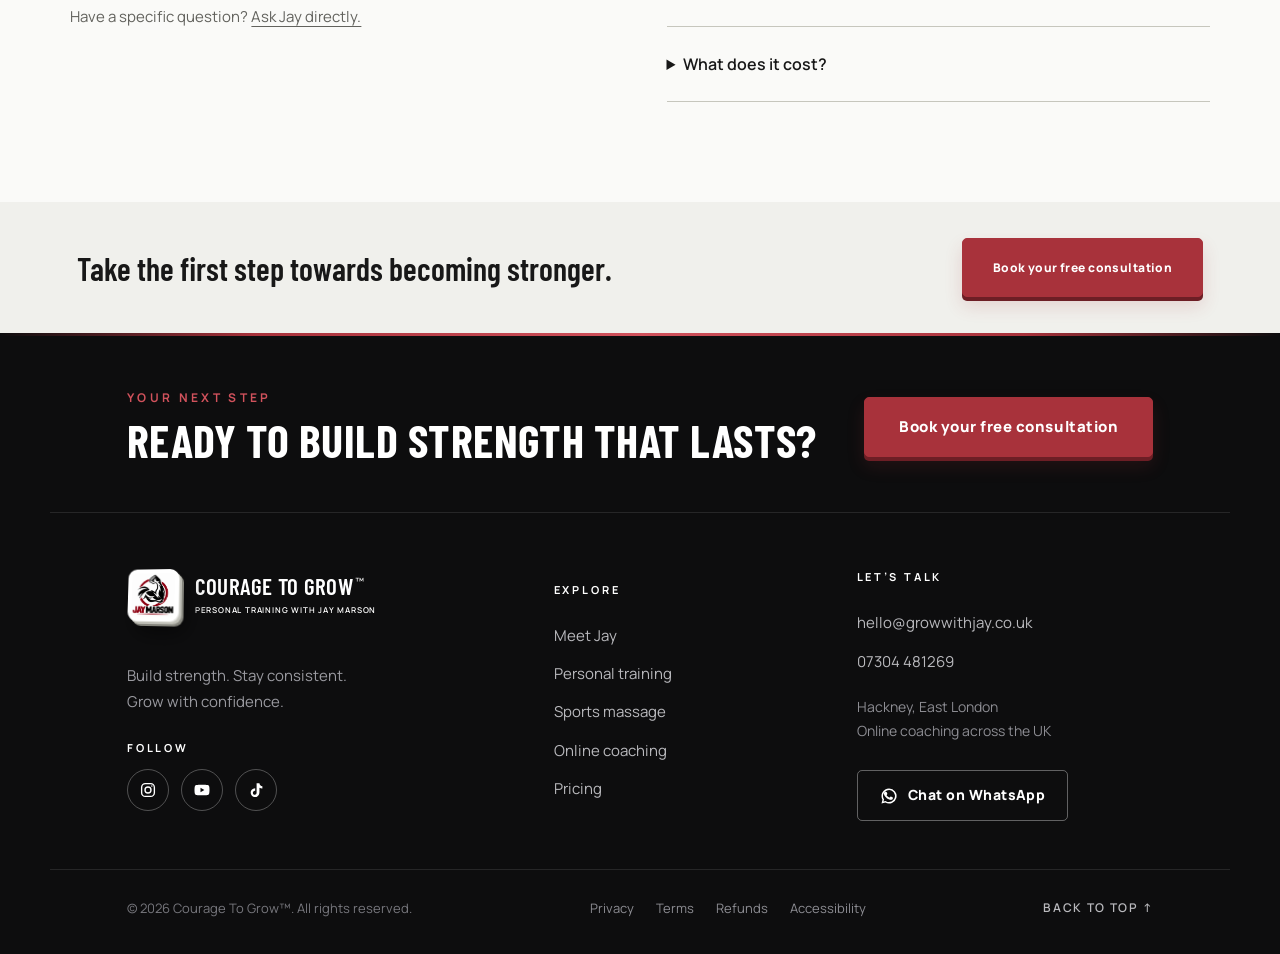
<file: personal-training.html>
<!doctype html>
<html lang="en-GB">
  <head>
    <meta charset="utf-8" />
    <meta name="viewport" content="width=device-width,initial-scale=1" />
    <title>Personal Training in Hackney | Courage To Grow™</title>
    <meta
      name="description"
      content="One-to-one personal training in Hackney, East London: in-person, outdoor and live online coaching."
    />
    <link rel="preconnect" href="https://fonts.googleapis.com" />
    <link
      href="https://fonts.googleapis.com/css2?family=Barlow+Condensed:wght@500;600;700;800&family=Manrope:wght@400;500;600;700;800&display=swap"
      rel="stylesheet"
    />
    <link rel="icon" type="image/png" href="assets/growwithjay/logo.png" />
    <link rel="stylesheet" href="styles.css?v=20261119-whatsapp" />
  </head>
  <body>
    <a class="skip" href="#main">Skip to main content</a>
    <header class="site-header">
      <a class="brand" href="index.html" aria-label="Courage To Grow™ home">
        <img
          class="business-logo"
          src="assets/growwithjay/logo.png"
          alt="Jay Marson — Courage To Grow"
          width="64"
          height="64"
        />
        <span class="brand-name"
          >COURAGE TO GROW<sup>™</sup
          ><small>PERSONAL TRAINING WITH JAY MARSON</small></span
        >
      </a>
      <button
        class="menu-toggle"
        type="button"
        aria-expanded="false"
        aria-controls="main-nav"
        aria-label="Open navigation"
      >
        <span class="menu-label">Menu</span
        ><span class="menu-icon" aria-hidden="true"
          ><span></span><span></span
        ></span>
      </button>
      <nav id="main-nav" aria-label="Main navigation">
        <button
          class="nav-close"
          type="button"
          aria-label="Close navigation menu"
        >
          Close menu <span aria-hidden="true">×</span>
        </button>
        <a href="index.html">Home</a><a href="index.html#coach">Meet Jay</a
        ><a href="index.html#services">Coaching</a
        ><a href="sports-massage.html">Sports Massage</a
        ><a href="index.html#reviews">Client stories</a
        ><a href="index.html#contact">Contact</a
        ><a
          class="nav-booking btn"
          href="index.html#contact"
          >Start your journey</a
        >
      </nav>
      <div class="header-actions">
        <a class="btn btn-sm" href="index.html#contact"
          >Start your journey</a
        >
        <span class="login">Personal coaching</span>
      </div>
    </header>
    <div class="nav-backdrop" aria-hidden="true" hidden></div>
    <main id="main">
<section class="massage-intro"><div><p class="eyebrow">Personal training / Hackney &amp; online</p><h1>STRONGER.<br />MORE <em>CONFIDENT.</em></h1><p class="lead">One-to-one coaching built around your goals, ability and lifestyle, in person, outdoors or live online.</p>
<a class="btn" href="https://www.growwithjay.co.uk/service-page/book-your-free-consultation">Book your free consultation</a><a class="massage-question" href="#faq">Questions before you book?</a></div>
<img src="assets/growwithjay/personal-training.webp" alt="Personal training session with Jay Marson" width="700" height="800" /></section><section class="massage-details"><div><p class="eyebrow">How it works</p><h2>TRAINING BUILT<br />AROUND YOU.</h2><p>Every programme starts with a conversation about your goals, experience and schedule, so each session moves you towards something specific.</p></div><div class="treatment-list"><article><h3>In-person PT</h3><p>One-to-one sessions in Hackney, East London, with hands-on coaching and technique guidance.</p></article><article><h3>Outdoor PT</h3><p>Personalised outdoor training to build strength and improve fitness.</p></article><article><h3>Live online PT</h3><p>Real-time coaching and feedback wherever you are in the UK.</p></article></div></section><section class="massage-faq" id="faq"><div><p class="eyebrow">Good to know</p><h2>YOUR QUESTIONS.</h2><p>Have a specific question? <a href="mailto:hello@growwithjay.co.uk">Ask Jay directly.</a></p></div><div class="faq"><details><summary>Do I need experience?</summary><p>No. Programmes suit complete beginners through to experienced trainers and are adapted to your ability.</p></details><details><summary>How do I get started?</summary><p>Book a free consultation to discuss your goals. You will then receive a personalised plan.</p></details><details><summary>What does it cost?</summary><p>See the <a href="pricing.html">pricing page</a> or message Jay for current options.</p></details></div></section><div class="treatment-booking"><p>Take the first step towards becoming stronger.</p><a class="btn btn-lg" href="https://www.growwithjay.co.uk/service-page/book-your-free-consultation">Book your free consultation</a></div>
</main>
    <footer class="site-footer">
      <div class="footer-cta">
        <div>
          <p class="footer-cta-eyebrow">Your next step</p>
          <p class="footer-cta-title">Ready to build strength that lasts?</p>
        </div>
        <a class="btn footer-cta-btn" href="https://www.growwithjay.co.uk/service-page/book-your-free-consultation">Book your free consultation</a>
      </div>
      <div class="footer-main">
        <div class="footer-identity">
          <a
            class="foot-brand"
            href="index.html"
            aria-label="Courage To Grow home"
          >
            <img
              class="business-logo"
              src="assets/growwithjay/logo.png"
              alt="Jay Marson — Courage To Grow"
              width="52"
              height="52"
            />
            <span class="brand-name"
              >COURAGE TO GROW<sup>™</sup
              ><small>PERSONAL TRAINING WITH JAY MARSON</small></span
            >
          </a>
          <p class="footer-intro">
            Build strength. Stay consistent.<br />Grow with confidence.
          </p>
          <p class="footer-follow">Follow</p>
          <div class="social" aria-label="Social media">
            <a href="https://www.instagram.com/pt_mrj" aria-label="Instagram" title="Instagram" target="_blank" rel="noopener"><svg viewBox="0 0 24 24" fill="none" stroke="currentColor" stroke-width="1.8" stroke-linecap="round" stroke-linejoin="round" aria-hidden="true"><rect x="3.5" y="3.5" width="17" height="17" rx="5"/><circle cx="12" cy="12" r="4"/><circle cx="17.2" cy="6.8" r="1" fill="currentColor" stroke="none"/></svg><span class="sr-only">Instagram</span></a>
            <a href="https://www.youtube.com/@JayMarson-CTG/shorts" aria-label="YouTube" title="YouTube" target="_blank" rel="noopener"><svg viewBox="0 0 24 24" fill="currentColor" aria-hidden="true"><path d="M21.6 7.2a2.5 2.5 0 0 0-1.8-1.8C18.2 5 12 5 12 5s-6.2 0-7.8.4A2.5 2.5 0 0 0 2.4 7.2C2 8.8 2 12 2 12s0 3.2.4 4.8a2.5 2.5 0 0 0 1.8 1.8C5.8 19 12 19 12 19s6.2 0 7.8-.4a2.5 2.5 0 0 0 1.8-1.8c.4-1.6.4-4.8.4-4.8s0-3.2-.4-4.8ZM10 15V9l5.2 3L10 15Z"/></svg><span class="sr-only">YouTube</span></a>
            <a href="https://www.tiktok.com/@fitby_jay" aria-label="TikTok" title="TikTok" target="_blank" rel="noopener"><svg viewBox="0 0 24 24" fill="currentColor" aria-hidden="true"><path d="M16.6 3c.3 2.3 1.6 3.7 3.9 3.9v3.1c-1.4.1-2.6-.3-3.9-1.1v5.6c0 7.1-7.700 9.300-10.800 4.200-2-3.300-.8-8.900 5.100-9.100v3.300c-.4.100-.9.200-1.300.4-1.300.4-2 1.600-1.700 3 .4 2.700 5.300 3.500 4.900-1.800V3h3.800Z"/></svg><span class="sr-only">TikTok</span></a>
          </div>
        </div>
        <nav class="footer-explore" aria-label="Footer navigation">
          <h2>Explore</h2>
          <a href="index.html#coach">Meet Jay</a>
          <a href="personal-training.html">Personal training</a>
          <a href="sports-massage.html">Sports massage</a>
          <a href="online-coaching.html">Online coaching</a>
          <a href="pricing.html">Pricing</a>
        </nav>
        <div class="footer-contact">
          <h2>Let’s talk</h2>
          <a class="footer-email" href="mailto:hello@growwithjay.co.uk"
            >hello@growwithjay.co.uk</a
          >
          <a href="tel:+447304481269">07304 481269</a>
          <p>Hackney, East London<br />Online coaching across the UK</p>
          <a
            class="btn whatsapp-link"
            href="https://wa.me/447304481269"
            target="_blank"
            rel="noopener"
            ><svg viewBox="0 0 24 24" fill="currentColor" aria-hidden="true">
              <path
                d="M12 2a10 10 0 0 0-8.66 15L2 22l5.1-1.34A10 10 0 1 0 12 2Zm0 18a8 8 0 0 1-4.08-1.12l-.3-.18-3.02.79.81-2.95-.2-.31A8 8 0 1 1 12 20Z"
              />
              <path
                d="M8.1 6.7c-.2-.4-.4-.4-.6-.4h-.5c-.2 0-.5.1-.7.3-.3.3-1 1-1 2.4s1 2.8 1.2 3c.1.2 2 3.2 5 4.4 2.5 1 3 .8 3.5.7.6-.1 1.8-.8 2-1.5.3-.7.3-1.3.2-1.4-.1-.2-.3-.2-.6-.4l-2-1c-.3-.1-.5-.2-.7.2l-.9 1c-.2.2-.3.2-.6.1-1.6-.7-2.7-1.5-3.6-3-.2-.3 0-.4.1-.6l.5-.6.3-.5c.1-.2 0-.4 0-.6l-.9-2.1Z"
              /></svg
            >Chat on WhatsApp</a
          >
        </div>
      </div>
      <div class="footer-bottom">
        <p>
          &copy; <span id="yr">2026</span> Courage To Grow™. All rights
          reserved.
        </p>
        <nav class="footer-legal" aria-label="Policies">
          <a href="https://www.growwithjay.co.uk/blank">Privacy</a>
          <a href="https://www.growwithjay.co.uk/blank-2">Terms</a>
          <a href="https://www.growwithjay.co.uk/blank-3">Refunds</a>
          <a href="https://www.growwithjay.co.uk/blank-1">Accessibility</a>
        </nav>
        <a class="back-top" href="#main" aria-label="Back to top">Back to top ↑</a>
      </div>
    </footer>

    <script src="script.js?v=20261119-nav-close"></script>
  </body>
</html>
</file>
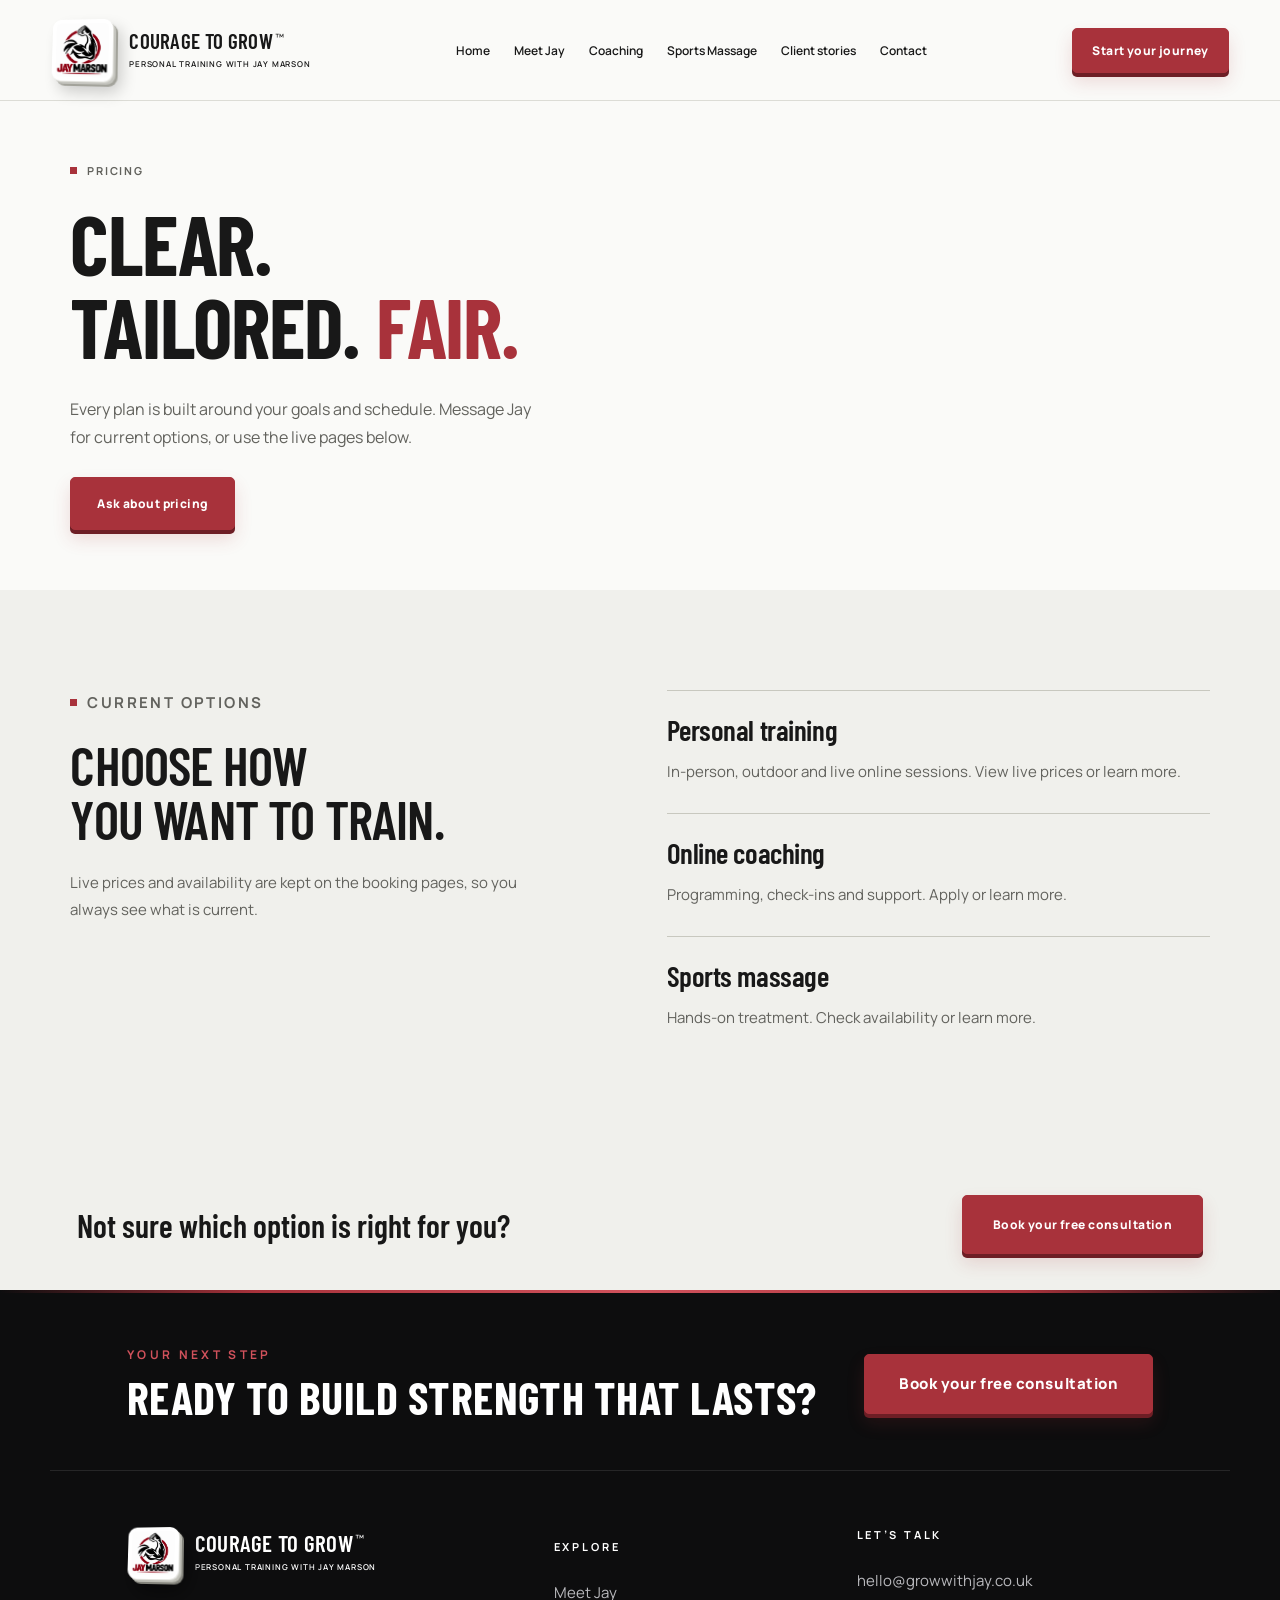
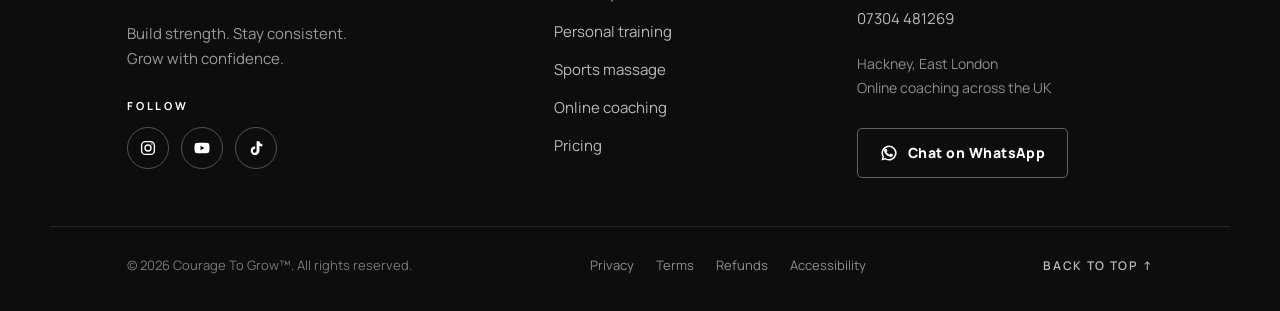
<file: pricing.html>
<!doctype html>
<html lang="en-GB">
  <head>
    <meta charset="utf-8" />
    <meta name="viewport" content="width=device-width,initial-scale=1" />
    <title>Pricing | Courage To Grow™</title>
    <meta
      name="description"
      content="Personal training, online coaching and sports massage pricing: ask for a plan that fits your goals."
    />
    <link rel="preconnect" href="https://fonts.googleapis.com" />
    <link
      href="https://fonts.googleapis.com/css2?family=Barlow+Condensed:wght@500;600;700;800&family=Manrope:wght@400;500;600;700;800&display=swap"
      rel="stylesheet"
    />
    <link rel="icon" type="image/png" href="assets/growwithjay/logo.png" />
    <link rel="stylesheet" href="styles.css?v=20261119-whatsapp" />
  </head>
  <body>
    <a class="skip" href="#main">Skip to main content</a>
    <header class="site-header">
      <a class="brand" href="index.html" aria-label="Courage To Grow™ home">
        <img
          class="business-logo"
          src="assets/growwithjay/logo.png"
          alt="Jay Marson — Courage To Grow"
          width="64"
          height="64"
        />
        <span class="brand-name"
          >COURAGE TO GROW<sup>™</sup
          ><small>PERSONAL TRAINING WITH JAY MARSON</small></span
        >
      </a>
      <button
        class="menu-toggle"
        type="button"
        aria-expanded="false"
        aria-controls="main-nav"
        aria-label="Open navigation"
      >
        <span class="menu-label">Menu</span
        ><span class="menu-icon" aria-hidden="true"
          ><span></span><span></span
        ></span>
      </button>
      <nav id="main-nav" aria-label="Main navigation">
        <button
          class="nav-close"
          type="button"
          aria-label="Close navigation menu"
        >
          Close menu <span aria-hidden="true">×</span>
        </button>
        <a href="index.html">Home</a><a href="index.html#coach">Meet Jay</a
        ><a href="index.html#services">Coaching</a
        ><a href="sports-massage.html">Sports Massage</a
        ><a href="index.html#reviews">Client stories</a
        ><a href="index.html#contact">Contact</a
        ><a
          class="nav-booking btn"
          href="index.html#contact"
          >Start your journey</a
        >
      </nav>
      <div class="header-actions">
        <a class="btn btn-sm" href="index.html#contact"
          >Start your journey</a
        >
        <span class="login">Personal coaching</span>
      </div>
    </header>
    <div class="nav-backdrop" aria-hidden="true" hidden></div>
    <main id="main">
<section class="massage-intro"><div><p class="eyebrow">Pricing</p><h1>CLEAR.<br />TAILORED. <em>FAIR.</em></h1><p class="lead">Every plan is built around your goals and schedule. Message Jay for current options, or use the live pages below.</p><a class="btn" href="https://wa.me/447304481269">Ask about pricing</a></div></section>
<section class="massage-details"><div><p class="eyebrow">Current options</p><h2>CHOOSE HOW<br />YOU WANT TO TRAIN.</h2><p>Live prices and availability are kept on the booking pages, so you always see what is current.</p></div><div class="treatment-list"><article><h3>Personal training</h3><p>In-person, outdoor and live online sessions. <a href="https://www.growwithjay.co.uk/pt-price-page">View live prices</a> or <a href="personal-training.html">learn more</a>.</p></article><article><h3>Online coaching</h3><p>Programming, check-ins and support. <a href="https://www.growwithjay.co.uk/coaching">Apply</a> or <a href="online-coaching.html">learn more</a>.</p></article><article><h3>Sports massage</h3><p>Hands-on treatment. <a href="https://www.growwithjay.co.uk/service-page/sports-massage-therapy">Check availability</a> or <a href="sports-massage.html">learn more</a>.</p></article></div></section><div class="treatment-booking"><p>Not sure which option is right for you?</p><a class="btn btn-lg" href="https://www.growwithjay.co.uk/service-page/book-your-free-consultation">Book your free consultation</a></div>
</main>
    <footer class="site-footer">
      <div class="footer-cta">
        <div>
          <p class="footer-cta-eyebrow">Your next step</p>
          <p class="footer-cta-title">Ready to build strength that lasts?</p>
        </div>
        <a class="btn footer-cta-btn" href="https://www.growwithjay.co.uk/service-page/book-your-free-consultation">Book your free consultation</a>
      </div>
      <div class="footer-main">
        <div class="footer-identity">
          <a
            class="foot-brand"
            href="index.html"
            aria-label="Courage To Grow home"
          >
            <img
              class="business-logo"
              src="assets/growwithjay/logo.png"
              alt="Jay Marson — Courage To Grow"
              width="52"
              height="52"
            />
            <span class="brand-name"
              >COURAGE TO GROW<sup>™</sup
              ><small>PERSONAL TRAINING WITH JAY MARSON</small></span
            >
          </a>
          <p class="footer-intro">
            Build strength. Stay consistent.<br />Grow with confidence.
          </p>
          <p class="footer-follow">Follow</p>
          <div class="social" aria-label="Social media">
            <a href="https://www.instagram.com/pt_mrj" aria-label="Instagram" title="Instagram" target="_blank" rel="noopener"><svg viewBox="0 0 24 24" fill="none" stroke="currentColor" stroke-width="1.8" stroke-linecap="round" stroke-linejoin="round" aria-hidden="true"><rect x="3.5" y="3.5" width="17" height="17" rx="5"/><circle cx="12" cy="12" r="4"/><circle cx="17.2" cy="6.8" r="1" fill="currentColor" stroke="none"/></svg><span class="sr-only">Instagram</span></a>
            <a href="https://www.youtube.com/@JayMarson-CTG/shorts" aria-label="YouTube" title="YouTube" target="_blank" rel="noopener"><svg viewBox="0 0 24 24" fill="currentColor" aria-hidden="true"><path d="M21.6 7.2a2.5 2.5 0 0 0-1.8-1.8C18.2 5 12 5 12 5s-6.2 0-7.8.4A2.5 2.5 0 0 0 2.4 7.2C2 8.8 2 12 2 12s0 3.2.4 4.8a2.5 2.5 0 0 0 1.8 1.8C5.8 19 12 19 12 19s6.2 0 7.8-.4a2.5 2.5 0 0 0 1.8-1.8c.4-1.6.4-4.8.4-4.8s0-3.2-.4-4.8ZM10 15V9l5.2 3L10 15Z"/></svg><span class="sr-only">YouTube</span></a>
            <a href="https://www.tiktok.com/@fitby_jay" aria-label="TikTok" title="TikTok" target="_blank" rel="noopener"><svg viewBox="0 0 24 24" fill="currentColor" aria-hidden="true"><path d="M16.6 3c.3 2.3 1.6 3.7 3.9 3.9v3.1c-1.4.1-2.6-.3-3.9-1.1v5.6c0 7.1-7.700 9.300-10.800 4.200-2-3.300-.8-8.900 5.100-9.100v3.300c-.4.100-.9.200-1.300.4-1.300.4-2 1.600-1.700 3 .4 2.700 5.300 3.500 4.900-1.800V3h3.800Z"/></svg><span class="sr-only">TikTok</span></a>
          </div>
        </div>
        <nav class="footer-explore" aria-label="Footer navigation">
          <h2>Explore</h2>
          <a href="index.html#coach">Meet Jay</a>
          <a href="personal-training.html">Personal training</a>
          <a href="sports-massage.html">Sports massage</a>
          <a href="online-coaching.html">Online coaching</a>
          <a href="pricing.html">Pricing</a>
        </nav>
        <div class="footer-contact">
          <h2>Let’s talk</h2>
          <a class="footer-email" href="mailto:hello@growwithjay.co.uk"
            >hello@growwithjay.co.uk</a
          >
          <a href="tel:+447304481269">07304 481269</a>
          <p>Hackney, East London<br />Online coaching across the UK</p>
          <a
            class="btn whatsapp-link"
            href="https://wa.me/447304481269"
            target="_blank"
            rel="noopener"
            ><svg viewBox="0 0 24 24" fill="currentColor" aria-hidden="true">
              <path
                d="M12 2a10 10 0 0 0-8.66 15L2 22l5.1-1.34A10 10 0 1 0 12 2Zm0 18a8 8 0 0 1-4.08-1.12l-.3-.18-3.02.79.81-2.95-.2-.31A8 8 0 1 1 12 20Z"
              />
              <path
                d="M8.1 6.7c-.2-.4-.4-.4-.6-.4h-.5c-.2 0-.5.1-.7.3-.3.3-1 1-1 2.4s1 2.8 1.2 3c.1.2 2 3.2 5 4.4 2.5 1 3 .8 3.5.7.6-.1 1.8-.8 2-1.5.3-.7.3-1.3.2-1.4-.1-.2-.3-.2-.6-.4l-2-1c-.3-.1-.5-.2-.7.2l-.9 1c-.2.2-.3.2-.6.1-1.6-.7-2.7-1.5-3.6-3-.2-.3 0-.4.1-.6l.5-.6.3-.5c.1-.2 0-.4 0-.6l-.9-2.1Z"
              /></svg
            >Chat on WhatsApp</a
          >
        </div>
      </div>
      <div class="footer-bottom">
        <p>
          &copy; <span id="yr">2026</span> Courage To Grow™. All rights
          reserved.
        </p>
        <nav class="footer-legal" aria-label="Policies">
          <a href="https://www.growwithjay.co.uk/blank">Privacy</a>
          <a href="https://www.growwithjay.co.uk/blank-2">Terms</a>
          <a href="https://www.growwithjay.co.uk/blank-3">Refunds</a>
          <a href="https://www.growwithjay.co.uk/blank-1">Accessibility</a>
        </nav>
        <a class="back-top" href="#main" aria-label="Back to top">Back to top ↑</a>
      </div>
    </footer>

    <script src="script.js?v=20261119-nav-close"></script>
  </body>
</html>
</file>
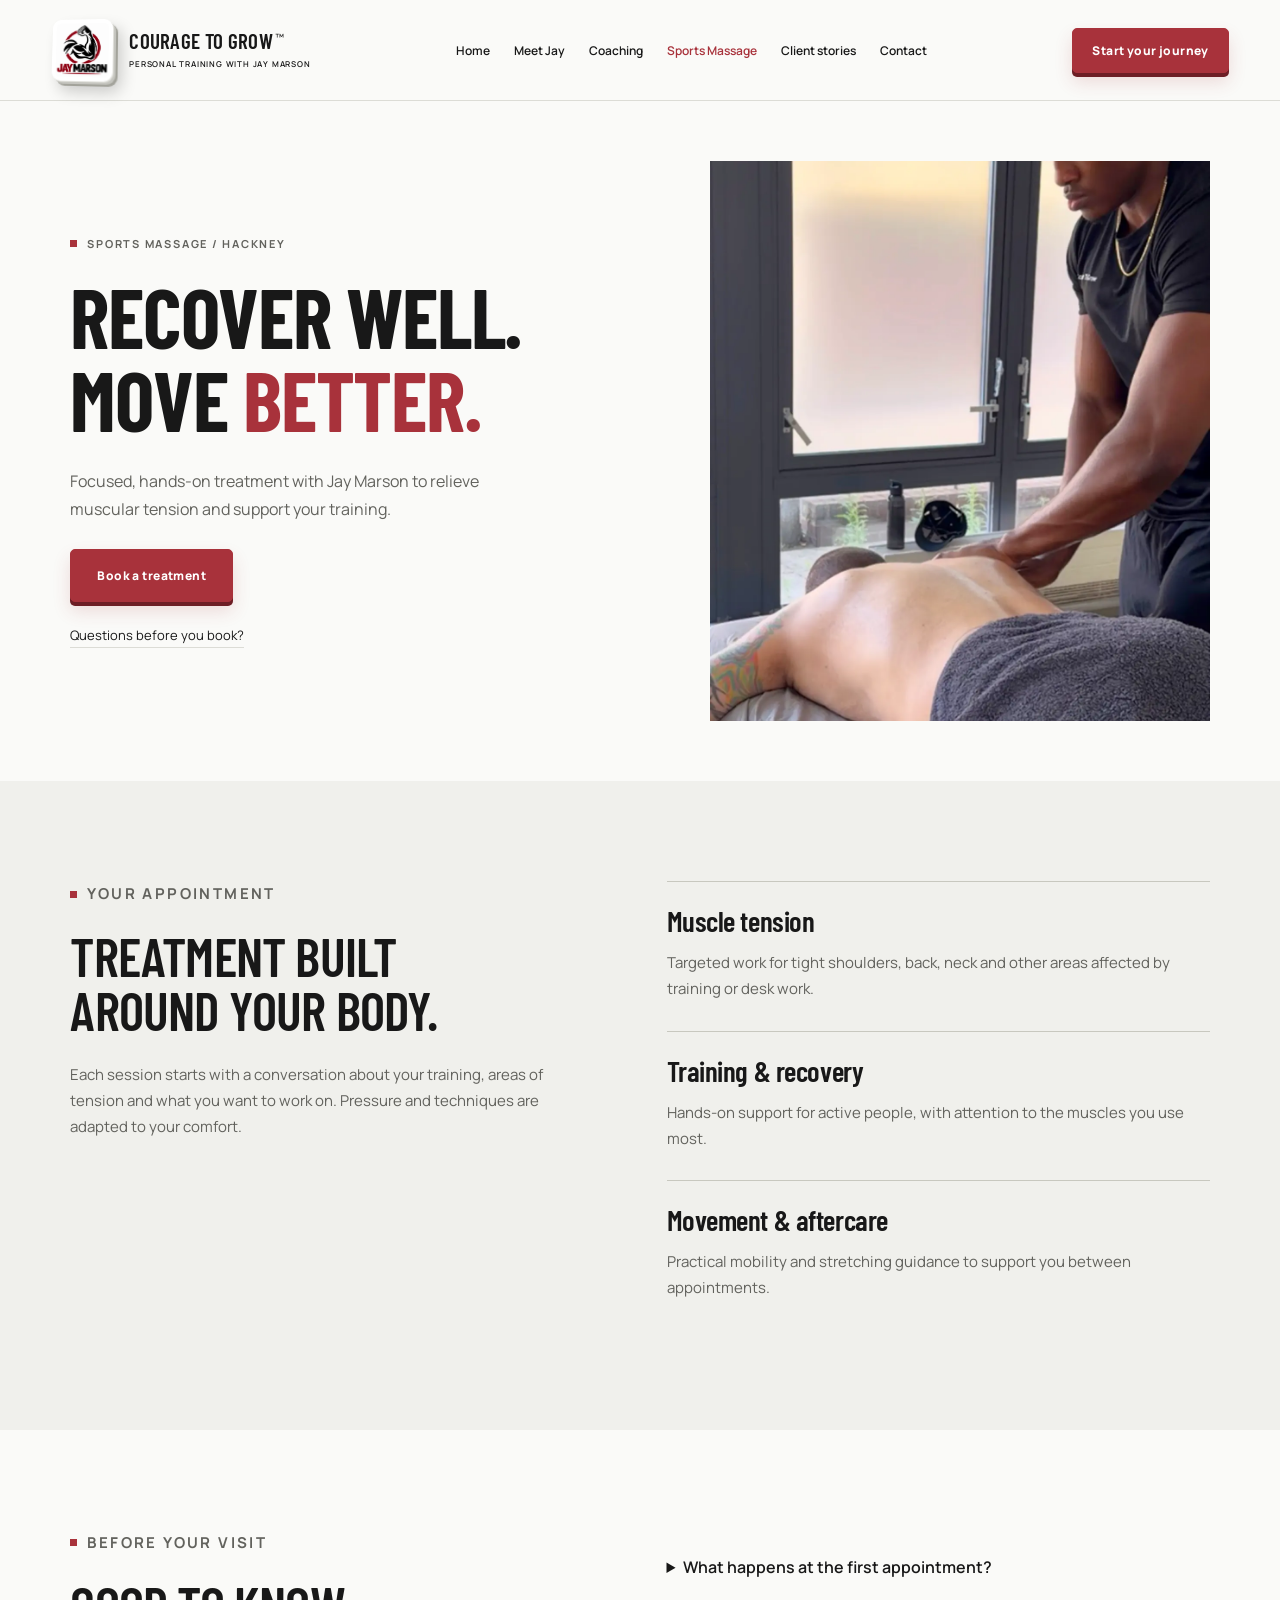
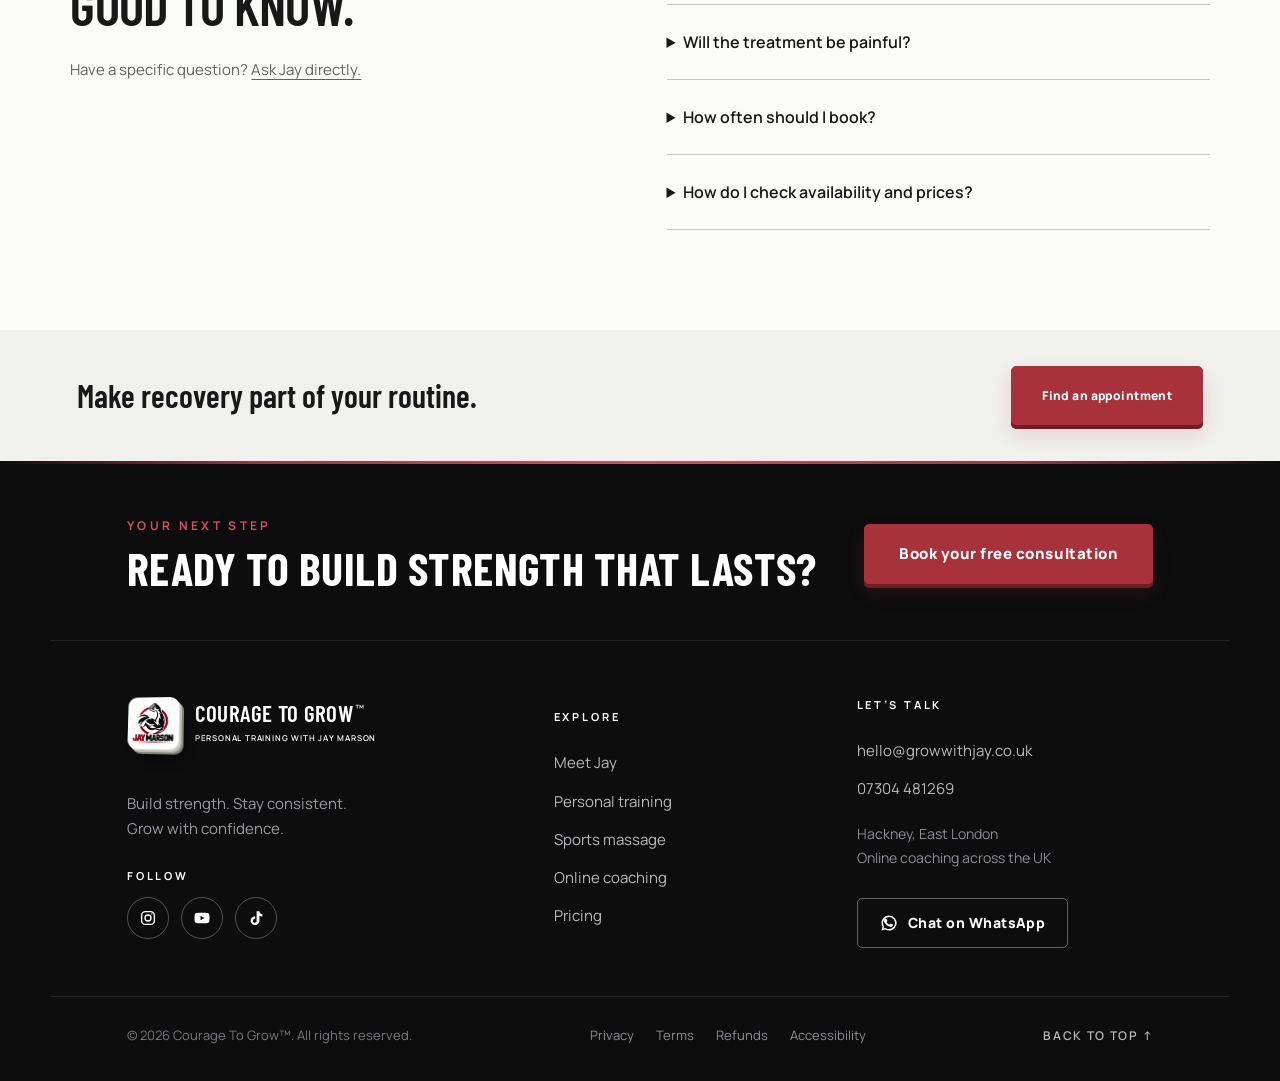
<file: sports-massage.html>
<!doctype html>
<html lang="en-GB">
  <head>
    <meta charset="utf-8" />
    <meta name="viewport" content="width=device-width,initial-scale=1" />
    <title>Sports Massage Therapy | Courage To Grow™</title>
    <meta
      name="description"
      content="Professional sports massage to aid recovery, relieve tension and improve mobility."
    />
    <link rel="preconnect" href="https://fonts.googleapis.com" />
    <link
      href="https://fonts.googleapis.com/css2?family=Barlow+Condensed:wght@500;600;700;800&family=Manrope:wght@400;500;600;700;800&display=swap"
      rel="stylesheet"
    />
    <link rel="icon" type="image/png" href="assets/growwithjay/logo.png" />
    <link rel="stylesheet" href="styles.css?v=20261119-whatsapp" />
  </head>
  <body>
    <a class="skip" href="#main">Skip to main content</a>
    <header class="site-header">
      <a class="brand" href="index.html" aria-label="Courage To Grow™ home">
        <img
          class="business-logo"
          src="assets/growwithjay/logo.png"
          alt="Jay Marson — Courage To Grow"
          width="64"
          height="64"
        />
        <span class="brand-name"
          >COURAGE TO GROW<sup>™</sup
          ><small>PERSONAL TRAINING WITH JAY MARSON</small></span
        >
      </a>
      <button
        class="menu-toggle"
        type="button"
        aria-expanded="false"
        aria-controls="main-nav"
        aria-label="Open navigation"
      >
        <span class="menu-label">Menu</span
        ><span class="menu-icon" aria-hidden="true"
          ><span></span><span></span
        ></span>
      </button>
      <nav id="main-nav" aria-label="Main navigation">
        <button
          class="nav-close"
          type="button"
          aria-label="Close navigation menu"
        >
          Close menu <span aria-hidden="true">×</span>
        </button>
        <a href="index.html">Home</a><a href="index.html#coach">Meet Jay</a
        ><a href="index.html#services">Coaching</a
        ><a href="sports-massage.html">Sports Massage</a
        ><a href="index.html#reviews">Client stories</a
        ><a href="index.html#contact">Contact</a
        ><a
          class="nav-booking btn"
          href="index.html#contact"
          >Start your journey</a
        >
      </nav>
      <div class="header-actions">
        <a class="btn btn-sm" href="index.html#contact"
          >Start your journey</a
        >
        <span class="login">Personal coaching</span>
      </div>
    </header>
    <div class="nav-backdrop" aria-hidden="true" hidden></div>
    <main id="main">
      <section class="massage-intro">
        <div>
          <p class="eyebrow">Sports massage / Hackney</p>
          <h1>RECOVER WELL.<br />MOVE <em>BETTER.</em></h1>
          <p class="lead">
            Focused, hands-on treatment with Jay Marson to relieve muscular
            tension and support your training.
          </p>
          <a
            class="btn"
            href="https://www.growwithjay.co.uk/service-page/sports-massage-therapy"
            >Book a treatment</a
          ><a class="massage-question" href="#massage-faq"
            >Questions before you book?</a
          >
        </div>
        <img
          src="assets/growwithjay/sports-massage.webp"
          alt="Jay Marson providing sports massage treatment"
          width="700"
          height="800"
        />
      </section>
      <section class="massage-details">
        <div>
          <p class="eyebrow">Your appointment</p>
          <h2>TREATMENT BUILT<br />AROUND YOUR BODY.</h2>
          <p>
            Each session starts with a conversation about your training, areas
            of tension and what you want to work on. Pressure and techniques are
            adapted to your comfort.
          </p>
        </div>
        <div class="treatment-list">
          <article>
            <h3>Muscle tension</h3>
            <p>
              Targeted work for tight shoulders, back, neck and other areas
              affected by training or desk work.
            </p>
          </article>
          <article>
            <h3>Training &amp; recovery</h3>
            <p>
              Hands-on support for active people, with attention to the muscles
              you use most.
            </p>
          </article>
          <article>
            <h3>Movement &amp; aftercare</h3>
            <p>
              Practical mobility and stretching guidance to support you between
              appointments.
            </p>
          </article>
        </div>
      </section>
      <section class="massage-faq" id="massage-faq">
        <div>
          <p class="eyebrow">Before your visit</p>
          <h2>GOOD TO KNOW.</h2>
          <p>
            Have a specific question?
            <a href="mailto:hello@growwithjay.co.uk">Ask Jay directly.</a>
          </p>
        </div>
        <div class="faq">
          <details>
            <summary>What happens at the first appointment?</summary>
            <p>
              We discuss your goals and relevant health history, assess the
              areas you want to address and agree on the treatment approach.
            </p>
          </details>
          <details>
            <summary>Will the treatment be painful?</summary>
            <p>
              Pressure is adjusted to your comfort. Let Jay know what feels
              right so the session can be adapted throughout.
            </p>
          </details>
          <details>
            <summary>How often should I book?</summary>
            <p>
              It depends on your goals and training load. Discuss a suitable
              schedule at your appointment.
            </p>
          </details>
          <details>
            <summary>How do I check availability and prices?</summary>
            <p>
              <a
                href="https://www.growwithjay.co.uk/service-page/sports-massage-therapy"
                >View the live booking page</a
              >
              for current options and availability.
            </p>
          </details>
        </div>
      </section>
      <div class="treatment-booking">
        <p>Make recovery part of your routine.</p>
        <a
          class="btn btn-lg"
          href="https://www.growwithjay.co.uk/service-page/sports-massage-therapy"
          >Find an appointment</a
        >
      </div>
    </main>
    <footer class="site-footer">
      <div class="footer-cta">
        <div>
          <p class="footer-cta-eyebrow">Your next step</p>
          <p class="footer-cta-title">Ready to build strength that lasts?</p>
        </div>
        <a class="btn footer-cta-btn" href="https://www.growwithjay.co.uk/service-page/book-your-free-consultation">Book your free consultation</a>
      </div>
      <div class="footer-main">
        <div class="footer-identity">
          <a
            class="foot-brand"
            href="index.html"
            aria-label="Courage To Grow home"
          >
            <img
              class="business-logo"
              src="assets/growwithjay/logo.png"
              alt="Jay Marson — Courage To Grow"
              width="52"
              height="52"
            />
            <span class="brand-name"
              >COURAGE TO GROW<sup>™</sup
              ><small>PERSONAL TRAINING WITH JAY MARSON</small></span
            >
          </a>
          <p class="footer-intro">
            Build strength. Stay consistent.<br />Grow with confidence.
          </p>
          <p class="footer-follow">Follow</p>
          <div class="social" aria-label="Social media">
            <a href="https://www.instagram.com/pt_mrj" aria-label="Instagram" title="Instagram" target="_blank" rel="noopener"><svg viewBox="0 0 24 24" fill="none" stroke="currentColor" stroke-width="1.8" stroke-linecap="round" stroke-linejoin="round" aria-hidden="true"><rect x="3.5" y="3.5" width="17" height="17" rx="5"/><circle cx="12" cy="12" r="4"/><circle cx="17.2" cy="6.8" r="1" fill="currentColor" stroke="none"/></svg><span class="sr-only">Instagram</span></a>
            <a href="https://www.youtube.com/@JayMarson-CTG/shorts" aria-label="YouTube" title="YouTube" target="_blank" rel="noopener"><svg viewBox="0 0 24 24" fill="currentColor" aria-hidden="true"><path d="M21.6 7.2a2.5 2.5 0 0 0-1.8-1.8C18.2 5 12 5 12 5s-6.2 0-7.8.4A2.5 2.5 0 0 0 2.4 7.2C2 8.8 2 12 2 12s0 3.2.4 4.8a2.5 2.5 0 0 0 1.8 1.8C5.8 19 12 19 12 19s6.2 0 7.8-.4a2.5 2.5 0 0 0 1.8-1.8c.4-1.6.4-4.8.4-4.8s0-3.2-.4-4.8ZM10 15V9l5.2 3L10 15Z"/></svg><span class="sr-only">YouTube</span></a>
            <a href="https://www.tiktok.com/@fitby_jay" aria-label="TikTok" title="TikTok" target="_blank" rel="noopener"><svg viewBox="0 0 24 24" fill="currentColor" aria-hidden="true"><path d="M16.6 3c.3 2.3 1.6 3.7 3.9 3.9v3.1c-1.4.1-2.6-.3-3.9-1.1v5.6c0 7.1-7.700 9.300-10.800 4.200-2-3.300-.8-8.900 5.100-9.100v3.300c-.4.100-.9.200-1.300.4-1.300.4-2 1.600-1.700 3 .4 2.700 5.300 3.500 4.900-1.800V3h3.800Z"/></svg><span class="sr-only">TikTok</span></a>
          </div>
        </div>
        <nav class="footer-explore" aria-label="Footer navigation">
          <h2>Explore</h2>
          <a href="index.html#coach">Meet Jay</a>
          <a href="personal-training.html">Personal training</a>
          <a href="sports-massage.html">Sports massage</a>
          <a href="online-coaching.html">Online coaching</a>
          <a href="pricing.html">Pricing</a>
        </nav>
        <div class="footer-contact">
          <h2>Let’s talk</h2>
          <a class="footer-email" href="mailto:hello@growwithjay.co.uk"
            >hello@growwithjay.co.uk</a
          >
          <a href="tel:+447304481269">07304 481269</a>
          <p>Hackney, East London<br />Online coaching across the UK</p>
          <a
            class="btn whatsapp-link"
            href="https://wa.me/447304481269"
            target="_blank"
            rel="noopener"
            ><svg viewBox="0 0 24 24" fill="currentColor" aria-hidden="true">
              <path
                d="M12 2a10 10 0 0 0-8.66 15L2 22l5.1-1.34A10 10 0 1 0 12 2Zm0 18a8 8 0 0 1-4.08-1.12l-.3-.18-3.02.79.81-2.95-.2-.31A8 8 0 1 1 12 20Z"
              />
              <path
                d="M8.1 6.7c-.2-.4-.4-.4-.6-.4h-.5c-.2 0-.5.1-.7.3-.3.3-1 1-1 2.4s1 2.8 1.2 3c.1.2 2 3.2 5 4.4 2.5 1 3 .8 3.5.7.6-.1 1.8-.8 2-1.5.3-.7.3-1.3.2-1.4-.1-.2-.3-.2-.6-.4l-2-1c-.3-.1-.5-.2-.7.2l-.9 1c-.2.2-.3.2-.6.1-1.6-.7-2.7-1.5-3.6-3-.2-.3 0-.4.1-.6l.5-.6.3-.5c.1-.2 0-.4 0-.6l-.9-2.1Z"
              /></svg
            >Chat on WhatsApp</a
          >
        </div>
      </div>
      <div class="footer-bottom">
        <p>
          &copy; <span id="yr">2026</span> Courage To Grow™. All rights
          reserved.
        </p>
        <nav class="footer-legal" aria-label="Policies">
          <a href="https://www.growwithjay.co.uk/blank">Privacy</a>
          <a href="https://www.growwithjay.co.uk/blank-2">Terms</a>
          <a href="https://www.growwithjay.co.uk/blank-3">Refunds</a>
          <a href="https://www.growwithjay.co.uk/blank-1">Accessibility</a>
        </nav>
        <a class="back-top" href="#main" aria-label="Back to top">Back to top ↑</a>
      </div>
    </footer>

    <script src="script.js?v=20261119-nav-close"></script>
  </body>
</html>
</file>
<file: styles.css>
:root {
  --bg: #fafaf8;
  --panel: #f0f0ec;
  --line: #dcdcd6;
  --text: #181818;
  --muted: #62625d;
  --accent: #a8323b;
  --dark: #141414;
  --r: 3px;
  --heading: "Barlow Condensed", "Arial Narrow", sans-serif;
}
* {
  box-sizing: border-box;
  margin: 0;
  padding: 0;
}
html {
  scroll-behavior: smooth;
  scroll-padding-top: 90px;
}
body {
  background: var(--bg);
  color: var(--text);
  font:
    400 16px/1.75 Manrope,
    Arial,
    sans-serif;
}
a {
  color: inherit;
  text-decoration: none;
}
img,
video {
  display: block;
  max-width: 100%;
}
button,
input,
select,
textarea {
  font: inherit;
}
button,
a,
input,
select,
textarea,
summary {
  -webkit-tap-highlight-color: transparent;
}
a:focus-visible,
button:focus-visible,
summary:focus-visible {
  outline: 3px solid var(--accent);
  outline-offset: 5px;
}
h1,
h2,
h3,
h4 {
  font-family: var(--heading);
  font-weight: 600;
  line-height: 1;
  letter-spacing: -0.015em;
}
h1 {
  font-size: clamp(58px, 5.8vw, 92px);
  font-weight: 700;
  text-transform: uppercase;
}
h1 em {
  font: inherit;
  color: var(--accent);
}
h2 {
  font-size: clamp(40px, 4.2vw, 64px);
  text-transform: uppercase;
  margin-bottom: 25px;
}
h3 {
  font-size: 32px;
  margin-bottom: 15px;
}
h4 {
  font-size: 26px;
}
p {
  color: var(--muted);
  margin-bottom: 20px;
}
section {
  padding: 100px max(5.5vw, calc((100vw - 1320px) / 2));
}
.center {
  text-align: center;
}
.muted {
  font-size: 14px;
  color: var(--muted);
}
.eyebrow {
  font-size: 11px;
  font-weight: 700;
  text-transform: uppercase;
  letter-spacing: 0.16em;
  color: var(--muted);
  margin-bottom: 22px;
  display: flex;
  align-items: center;
  gap: 10px;
}
.eyebrow:before {
  content: "";
  width: 7px;
  height: 7px;
  flex-shrink: 0;
  background: var(--accent);
}
.eyebrow.center {
  justify-content: center;
}
.btn {
  display: inline-flex;
  align-items: center;
  justify-content: center;
  min-height: 52px;
  padding: 15px 26px;
  border: 1px solid var(--accent);
  border-radius: var(--r);
  background: var(--accent);
  color: #fff;
  font-size: 12px;
  font-weight: 700;
  letter-spacing: 0.035em;
  transition:
    background 0.2s,
    transform 0.2s;
  cursor: pointer;
}
.btn:hover {
  background: #922631;
  border-color: #922631;
  transform: translateY(-2px);
}
.btn-sm {
  min-height: 44px;
  font-size: 12px;
  padding: 11px 19px;
}
.btn-lg {
  padding: 18px 30px;
  min-height: 58px;
}
.btn-dark {
  background: var(--dark);
  border-color: var(--dark);
}
.btn-ghost {
  background: transparent;
  color: var(--text);
  border-color: #b6b6ae;
}
.btn-ghost:hover {
  background: var(--dark);
  color: #fff;
  border-color: var(--dark);
}
.stars {
  color: var(--accent);
  font-size: 14px;
  letter-spacing: 3px;
}
.stars.big {
  font-size: 22px;
}
.skip {
  position: fixed;
  top: -100px;
  left: 16px;
  z-index: 100;
  background: white;
  padding: 12px;
}
.skip:focus {
  top: 12px;
}
.site-header {
  position: sticky;
  top: 0;
  z-index: 50;
  display: flex;
  align-items: center;
  justify-content: space-between;
  gap: 24px;
  padding: 19px 4vw;
  background: var(--bg);
  border-bottom: 1px solid var(--line);
}
.brand {
  display: flex;
  align-items: center;
  gap: 9px;
  flex-shrink: 0;
}
.brand-symbol {
  width: 25px;
  height: 25px;
}
.brand-name {
  font:
    800 29px/1 Manrope,
    sans-serif;
  letter-spacing: -0.08em;
}
.brand-dot {
  color: var(--accent);
}
.site-header nav {
  display: flex;
  gap: 24px;
  align-items: center;
  font-size: 12px;
  font-weight: 600;
}
.site-header nav a {
  padding: 9px 0;
}
.site-header nav a:hover,
.site-header nav a[aria-current] {
  color: var(--accent);
}
.header-actions {
  display: flex;
  gap: 16px;
  align-items: center;
}
.header-actions .login {
  display: none;
}
.menu-toggle {
  display: none;
}
.hero {
  display: grid;
  grid-template-columns: 1fr 1fr;
  padding: 0;
  background: var(--dark);
  color: #fff;
  min-height: 690px;
  overflow: hidden;
}
.hero-text {
  padding: 75px 4vw 60px max(5.5vw, calc((100vw - 1320px) / 2));
  align-self: center;
}
.hero .eyebrow {
  color: #c5c5bd;
  font-size: 10px;
}
.hero .lead {
  font-size: 15px;
  line-height: 1.9;
  max-width: 440px;
  color: #b5b5ae;
  margin: 27px 0 30px;
}
.hero-links {
  display: flex;
  gap: 26px;
  align-items: center;
}
.text-link {
  font-size: 12px;
  font-weight: 600;
  padding: 10px 0;
  border-bottom: 1px solid #61615b;
}
.text-link:hover {
  color: var(--accent);
}
.hero-proof {
  display: flex;
  flex-wrap: wrap;
  gap: 7px 20px;
  list-style: none;
  font-size: 10px;
  color: #9c9c95;
  margin-top: 32px;
}
.hero-proof li:first-child {
  width: 100%;
  color: #c9c9c2;
  font-size: 11px;
}
.hero-proof .stars {
  margin-right: 9px;
}
.hero-proof li:not(:first-child):before {
  content: "✓";
  margin-right: 7px;
  color: #d5d5cd;
}
.hero-media {
  position: relative;
  min-height: 690px;
  background: #292929;
  overflow: hidden;
}
.hero-media video {
  position: absolute;
  width: 100%;
  height: 100%;
  object-fit: cover;
  object-position: 50% 50%;
  filter: saturate(0.35);
  opacity: 0.88;
}
.hero-media:after {
  content: "";
  position: absolute;
  inset: 60% 0 0;
  background: linear-gradient(transparent, #0009);
  pointer-events: none;
}
.film-caption {
  position: absolute;
  bottom: 35px;
  left: 30px;
  right: 30px;
  display: flex;
  justify-content: space-between;
  align-items: center;
  gap: 15px;
  z-index: 2;
}
.film-caption > span {
  font-size: 9px;
  letter-spacing: 0.14em;
  font-weight: 600;
  max-width: 160px;
  line-height: 1.7;
  color: #ddd;
}
.film-toggle {
  border: 1px solid #ffffff75;
  border-radius: 50px;
  background: #14141455;
  color: white;
  padding: 12px 18px;
  cursor: pointer;
  font-size: 11px;
  display: flex;
  gap: 18px;
  align-items: center;
}
.film-toggle:hover {
  background: #141414cc;
}
.trustbar {
  display: grid;
  grid-template-columns: repeat(4, 1fr);
  padding-top: 35px;
  padding-bottom: 35px;
  gap: 10px;
  border-bottom: 1px solid var(--line);
  text-align: center;
}
.trustbar-three {
  grid-template-columns: repeat(3, 1fr);
}
.trustbar strong {
  display: block;
  font: 600 30px var(--heading);
  margin-bottom: 5px;
}
.trustbar span {
  font-size: 10px;
  color: var(--muted);
}
.trustbar > div + div {
  border-left: 1px solid var(--line);
}
.coach {
  display: grid;
  grid-template-columns: 0.9fr 1.1fr;
  gap: 8vw;
  align-items: center;
}
.coach-photo {
  position: relative;
  min-width: 0;
}
.coach-photo img {
  width: 100%;
  height: 560px;
  object-fit: cover;
  object-position: center;
  filter: saturate(0.35);
}
.coach-photo figcaption {
  position: absolute;
  left: 0;
  bottom: 0;
  background: var(--accent);
  color: white;
  font-size: 10px;
  letter-spacing: 0.07em;
  font-weight: 700;
  padding: 15px 20px;
}
.coach-text p:not(.eyebrow) {
  font-size: 15px;
  line-height: 1.85;
}
.creds {
  padding-top: 20px;
  border-top: 1px solid var(--line);
  margin: 25px 0;
  list-style: none;
  font-size: 12px;
  color: var(--muted);
}
.creds li {
  margin: 8px 0;
}
.creds li:before {
  content: "✓";
  margin-right: 10px;
  color: var(--accent);
}
.results {
  display: grid;
  grid-template-columns: 0.75fr 1.25fr;
  gap: 7vw;
  align-items: center;
  background: var(--panel);
}
.results-text p:not(.eyebrow) {
  font-size: 15px;
}
.results-text .btn {
  margin-top: 10px;
}
.grid-ph {
  display: grid;
  grid-template-columns: repeat(3, 1fr);
  gap: 10px;
}
.result-photo {
  overflow: hidden;
  aspect-ratio: 3/4;
}
.result-photo img {
  width: 100%;
  height: 100%;
  object-fit: cover;
  filter: saturate(0.3);
  transition:
    transform 0.6s,
    filter 0.4s;
}
.result-photo:hover img {
  transform: scale(1.05);
  filter: saturate(0.8);
}
.grid-ph .result-photo:nth-child(2),
.grid-ph .result-photo:nth-child(5) {
  transform: translateY(18px);
}
.cards {
  display: grid;
  grid-template-columns: repeat(3, 1fr);
  gap: 25px;
  margin-top: 45px;
}
.card {
  padding: 28px;
  border: 1px solid var(--line);
  display: flex;
  flex-direction: column;
  align-items: flex-start;
  background: white;
  min-width: 0;
}
.card p {
  font-size: 14px;
  line-height: 1.85;
  flex: 1;
}
.card .btn {
  background: transparent;
  color: var(--text);
  border-color: #c9c9c1;
  margin-top: 7px;
}
.card .btn:hover {
  background: var(--dark);
  color: white;
  border-color: var(--dark);
}
.service-photo {
  width: calc(100% + 56px);
  margin: -28px -28px 28px;
  aspect-ratio: 4/3;
  overflow: hidden;
}
.service-photo img {
  width: 100%;
  height: 100%;
  object-fit: cover;
  filter: saturate(0.45);
  transition: transform 0.6s;
}
.card:hover .service-photo img {
  transform: scale(1.04);
}
.choose {
  margin: 65px 0 25px;
  font-size: 34px;
}
.options {
  display: grid;
  grid-template-columns: 1fr 1fr;
  max-width: 960px;
  margin: 0 auto 32px;
  border-top: 1px solid var(--line);
  border-left: 1px solid var(--line);
}
.opt {
  padding: 28px 32px;
  border-right: 1px solid var(--line);
  border-bottom: 1px solid var(--line);
}
.opt h4 {
  margin-bottom: 8px;
}
.opt p {
  font-size: 14px;
  margin: 0;
}
.opt-cta {
  display: flex;
  flex-direction: column;
  justify-content: center;
  background: var(--dark);
  color: white;
  font: 600 26px var(--heading);
}
.opt-cta:hover {
  background: #292929;
}
.opt-cta small {
  font: 400 13px/1.8 Manrope;
  color: #b6b6ae;
  margin-top: 8px;
}
.reviews {
  border-top: 1px solid var(--line);
}
.gbadge {
  display: flex;
  flex-wrap: wrap;
  justify-content: center;
  align-items: center;
  gap: 22px;
  max-width: 1000px;
  margin: 35px auto 40px;
  border-block: 1px solid var(--line);
  padding: 25px 0;
  font-size: 12px;
}
.gbadge strong {
  color: var(--text);
}
.g-logo {
  font: 700 28px Manrope;
  color: var(--text);
}
.carousel {
  position: relative;
  max-width: 900px;
  margin: auto;
  text-align: center;
}
.slide {
  display: none;
  padding: 20px 75px;
}
.slide.active {
  display: block;
}
blockquote {
  font:
    600 clamp(24px, 2.5vw, 34px)/1.5 Manrope,
    sans-serif;
  letter-spacing: -0.04em;
  margin: 22px 0 28px;
}
figcaption {
  font-size: 13px;
  font-weight: 600;
}
figcaption span {
  display: block;
  color: var(--muted);
  font-weight: 400;
  font-size: 12px;
  margin-top: 5px;
}
.car-btn {
  position: absolute;
  top: 44%;
  width: 42px;
  height: 42px;
  border-radius: 50%;
  border: 1px solid #c7c7bf;
  background: transparent;
  font-size: 25px;
  color: var(--text);
  cursor: pointer;
}
.car-btn:hover {
  background: var(--dark);
  color: white;
}
.prev {
  left: 0;
}
.next {
  right: 0;
}
.dots {
  display: flex;
  justify-content: center;
  gap: 4px;
  margin: 15px 0 25px;
}
.dots button {
  border: 0;
  background: transparent;
  width: 28px;
  height: 28px;
  cursor: pointer;
  position: relative;
}
.dots button:after {
  content: "";
  position: absolute;
  inset: 11px;
  border-radius: 50%;
  background: #ccc;
}
.dots button.on:after {
  background: var(--accent);
}
.badges {
  display: flex;
  justify-content: center;
  flex-wrap: wrap;
  gap: 40px;
  padding-top: 28px;
}
.badge {
  text-align: center;
  font: 600 21px var(--heading);
  min-width: 100px;
  color: #333;
}
.badge small {
  font: 400 11px Manrope;
  color: var(--muted);
}
.placeholder-note {
  font-size: 11px;
  text-align: center;
  color: #74746d;
  margin-top: 15px;
}
.steps {
  background: var(--panel);
}
.step-grid {
  display: grid;
  grid-template-columns: repeat(3, 1fr);
  gap: 35px;
  margin-top: 45px;
}
.step {
  text-align: left;
  padding: 25px 0 0;
  border-top: 1px solid #bebeb5;
}
.num {
  display: block;
  font: 600 48px var(--heading);
  color: #aaa99f;
  margin-bottom: 30px;
}
.step h3 {
  font-size: 28px;
  max-width: 280px;
}
.step p {
  font-size: 14px;
  line-height: 1.85;
}
.cta {
  text-align: center;
  color: white;
  background:
    linear-gradient(#000b, #000c),
    url("assets/growwithjay/personal-training.webp") center/cover;
  padding-block: 90px;
}
.cta h2 {
  font-size: clamp(60px, 6.8vw, 100px);
}
.cta p {
  color: #c6c6bd;
  max-width: 470px;
  margin: 0 auto 28px;
  font-size: 15px;
}
.site-footer {
  background: var(--dark);
  color: white;
  padding: 55px 5.5vw 25px;
  text-align: center;
}
.foot-brand {
  display: flex;
  align-items: center;
  justify-content: center;
  gap: 10px;
  font: 800 32px Manrope;
  letter-spacing: -0.08em;
  margin-bottom: 30px;
}
.site-footer nav,
.social {
  display: flex;
  justify-content: center;
  flex-wrap: wrap;
  gap: 12px 25px;
  font-size: 12px;
  color: #aaa99f;
  margin-bottom: 20px;
}
.social {
  color: #eee;
}
.site-footer p {
  padding-top: 25px;
  border-top: 1px solid #363630;
  font-size: 11px;
  color: #818179;
  margin-top: 25px;
}
.site-footer a:hover {
  color: var(--accent);
}
.pending-link {
  color: #77776e;
}
.page-hero {
  text-align: center;
  background: var(--dark);
  color: white;
  padding-block: 80px;
}
.page-hero .eyebrow {
  justify-content: center;
  color: #ccc;
}
.page-hero h1 {
  font-size: clamp(50px, 6vw, 80px);
}
.page-hero .lead {
  max-width: 660px;
  margin: 25px auto 0;
  color: #b6b6ae;
}
.split {
  display: grid;
  grid-template-columns: 1fr 1fr;
  gap: 7vw;
  align-items: center;
}
.services.alt {
  background: var(--panel);
}
.ticks {
  list-style: none;
  font-size: 14px;
  color: var(--muted);
  margin: 20px 0 25px;
}
.ticks li {
  position: relative;
  padding-left: 25px;
  margin-bottom: 10px;
}
.ticks li:before {
  content: "✓";
  position: absolute;
  left: 0;
  color: var(--accent);
}
.faq {
  max-width: 800px;
  margin: 40px auto 0;
}
details {
  padding: 23px 0;
  border-bottom: 1px solid #c6c6bd;
}
summary {
  font-size: 16px;
  cursor: pointer;
  font-weight: 600;
}
details p {
  font-size: 15px;
  margin: 20px 0 0;
}
.price .card {
  position: relative;
  padding: 35px;
  align-items: stretch;
}
.price .card.feature {
  border-top: 3px solid var(--accent);
}
.price-tag {
  font: 600 58px var(--heading);
  color: var(--text);
  margin: 12px 0;
}
.price-tag small {
  font: 400 12px Manrope;
  color: var(--muted);
  margin-left: 8px;
}
.price .ticks {
  flex: 1;
}
.pop {
  position: absolute;
  left: 25px;
  top: -16px;
  padding: 5px 12px;
  background: var(--accent);
  color: white;
  font-size: 10px;
  font-weight: 700;
}
.form {
  display: grid;
  gap: 20px;
  border: 1px solid var(--line);
  padding: 35px;
  background: white;
}
.form label {
  display: grid;
  gap: 8px;
  font-size: 13px;
  font-weight: 600;
}
.form input,
.form select,
.form textarea {
  width: 100%;
  padding: 12px;
  border: 1px solid #ccc;
  background: var(--bg);
  color: var(--text);
  border-radius: 2px;
}
.form :is(input, select, textarea):focus {
  outline: 2px solid var(--accent);
  outline-offset: 2px;
}
.demo-note,
.form-status {
  font-size: 12px;
  margin: 0;
}
.location-photo {
  position: relative;
  overflow: hidden;
  aspect-ratio: 16/10;
}
.location-photo img {
  width: 100%;
  height: 100%;
  object-fit: cover;
  filter: saturate(0.2);
}
.location-photo span {
  position: absolute;
  bottom: 15px;
  left: 15px;
  color: white;
  font-size: 10px;
  letter-spacing: 0.1em;
  background: #111b;
  padding: 8px 12px;
}
@media (min-width: 1600px) {
  .site-header {
    padding-inline: max(4vw, calc((100vw - 1440px) / 2));
  }
  .hero-text {
    padding-right: 50px;
  }
  .hero {
    min-height: 760px;
  }
  .hero-media {
    min-height: 760px;
  }
}
@media (max-width: 1200px) {
  .site-header nav {
    gap: 16px;
    font-size: 11px;
  }
  .header-actions .btn {
    font-size: 11px;
    padding: 10px 15px;
  }
  .hero h1 {
    font-size: clamp(50px, 6vw, 72px);
  }
  .hero-links {
    gap: 18px;
  }
  .hero-links .btn {
    padding: 14px 20px;
  }
  .hero {
    min-height: 630px;
  }
  .hero-media {
    min-height: 630px;
  }
}
@media (max-width: 1200px) {
  .site-header {
    padding: 17px 5vw;
    flex-wrap: wrap;
  }
  .menu-toggle {
    display: block;
    margin-left: auto;
    background: transparent;
    border: 1px solid var(--line);
    padding: 8px 14px;
    font-size: 12px;
    cursor: pointer;
  }
  .site-header nav {
    display: none;
    width: 100%;
    order: 4;
    flex-wrap: wrap;
    font-size: 13px;
    padding: 10px 0 0;
    gap: 8px 24px;
  }
  .site-header nav.open {
    display: flex;
  }
  .hero-text {
    padding-block: 55px;
  }
  .hero-links {
    flex-wrap: wrap;
    gap: 10px 24px;
  }
  .hero .lead {
    font-size: 14px;
  }
  .hero h1 {
    font-size: clamp(45px, 6vw, 60px);
  }
  section {
    padding-block: 75px;
  }
  .coach,
  .results {
    gap: 40px;
  }
  .coach-photo img {
    height: 450px;
  }
  .cards {
    gap: 18px;
  }
  .card {
    padding: 22px;
  }
  .service-photo {
    width: calc(100% + 44px);
    margin: -22px -22px 25px;
  }
  .film-caption {
    left: 20px;
    right: 20px;
  }
  .film-caption > span {
    display: none;
  }
  .film-toggle {
    margin-left: auto;
  }
  .step-grid {
    gap: 25px;
  }
  .step h3 {
    font-size: 26px;
  }
}
@media (max-width: 680px) {
  section {
    padding: 60px 6vw;
  }
  .site-header {
    gap: 12px;
    padding: 16px 6vw;
  }
  .header-actions {
    display: none;
  }
  .brand-name {
    font-size: 26px;
  }
  .hero {
    grid-template-columns: 1fr;
    min-height: 0;
  }
  .hero-text {
    padding: 45px 6vw 35px;
  }
  .hero h1 {
    font-size: clamp(48px, 11vw, 70px);
  }
  .hero .eyebrow {
    font-size: 9px;
    letter-spacing: 0.12em;
  }
  .hero .lead {
    font-size: 14px;
    line-height: 1.85;
    margin-top: 22px;
    margin-bottom: 24px;
  }
  .hero-links {
    gap: 22px;
  }
  .hero-links .btn {
    font-size: 11px;
    padding-inline: 20px;
  }
  .text-link {
    font-size: 11px;
  }
  .hero-proof {
    margin-top: 25px;
    font-size: 9px;
    gap: 5px 15px;
  }
  .hero-proof li:first-child {
    font-size: 10px;
  }
  .hero-media {
    min-height: 340px;
  }
  .hero-media video {
    object-position: center 40%;
  }
  .film-caption {
    bottom: 20px;
  }
  .film-caption > span {
    display: block;
    font-size: 8px;
  }
  .film-toggle {
    padding: 10px 14px;
    font-size: 10px;
  }
  .trustbar {
    grid-template-columns: repeat(2, 1fr);
    gap: 20px;
    padding-block: 25px;
  }
  .trustbar > div + div {
    border: 0;
  }
  .trustbar strong {
    font-size: 26px;
  }
  .trustbar span {
    font-size: 10px;
  }
  .coach,
  .results,
  .split {
    grid-template-columns: 1fr;
    gap: 35px;
  }
  .coach-photo img {
    height: 430px;
    object-position: center 35%;
  }
  .coach-photo figcaption {
    font-size: 9px;
  }
  .coach h2,
  .results h2 {
    font-size: 47px;
  }
  .coach-text p:not(.eyebrow),
  .results-text p:not(.eyebrow) {
    font-size: 14px;
  }
  .cards,
  .options,
  .step-grid {
    grid-template-columns: 1fr;
  }
  .cards {
    gap: 28px;
  }
  .card {
    padding: 26px;
  }
  .service-photo {
    width: calc(100% + 52px);
    margin: -26px -26px 25px;
    aspect-ratio: 4/3;
  }
  .card h3 {
    font-size: 34px;
  }
  .grid-ph {
    gap: 7px;
    padding-bottom: 15px;
  }
  .result-photo {
    aspect-ratio: 3/4;
  }
  .grid-ph .result-photo:nth-child(2),
  .grid-ph .result-photo:nth-child(5) {
    transform: translateY(12px);
  }
  .choose {
    margin-top: 45px;
    font-size: 32px;
  }
  .opt {
    padding: 24px;
  }
  .opt p {
    font-size: 13px;
  }
  .gbadge {
    gap: 15px;
    padding-block: 22px;
  }
  .gbadge > div {
    text-align: center;
    width: 100%;
  }
  .gbadge .g-logo {
    display: none;
  }
  .gbadge .btn {
    font-size: 10px;
    padding: 10px 13px;
  }
  .slide {
    padding: 10px 32px;
  }
  blockquote {
    font-size: 23px;
    line-height: 1.55;
  }
  .car-btn {
    width: 28px;
    height: 32px;
  }
  .badges {
    gap: 25px;
  }
  .badge {
    min-width: 85px;
  }
  .placeholder-note {
    font-size: 10px;
  }
  .step-grid {
    gap: 15px;
    margin-top: 30px;
  }
  .step {
    padding-top: 20px;
  }
  .num {
    font-size: 40px;
    margin-bottom: 20px;
  }
  .step h3 {
    max-width: none;
    font-size: 28px;
  }
  .cta {
    padding-block: 70px;
  }
  .cta h2 {
    font-size: 70px;
  }
  .cta p {
    font-size: 14px;
  }
  .btn-lg {
    font-size: 11px;
  }
  .page-hero {
    padding-block: 60px;
  }
  .page-hero h1 {
    font-size: 54px;
  }
  .page-hero .lead {
    font-size: 15px;
  }
  .form {
    padding: 24px;
  }
  .eyebrow {
    font-size: 10px;
  }
  .site-footer nav,
  .social {
    font-size: 11px;
    gap: 12px 20px;
  }
  .foot-brand {
    font-size: 30px;
  }
}
/* Shared action treatment: a solid face, a visible edge, and a light sweep. */
:root {
  --button-fill: #a8323b;
  --button-edge: #6d1e25;
  --button-hover: #922631;
}
.btn,
.card .btn {
  position: relative;
  isolation: isolate;
  overflow: hidden;
  background: var(--button-fill);
  border: 1px solid var(--button-fill);
  border-radius: 5px;
  color: #fff;
  font-weight: 800;
  box-shadow:
    0 4px 0 var(--button-edge),
    0 9px 18px #a8323b29;
  transition:
    transform 180ms ease,
    box-shadow 180ms ease,
    background 180ms ease,
    border-color 180ms ease;
}
.btn::before {
  content: "";
  position: absolute;
  inset: -60% auto -60% -60%;
  width: 35%;
  background: linear-gradient(90deg, transparent, #ffffff55, transparent);
  transform: skewX(-22deg);
  pointer-events: none;
  opacity: 0;
}
.btn-dark {
  background: var(--dark);
  border-color: var(--dark);
  box-shadow:
    0 4px 0 #454540,
    0 9px 18px #0002;
}
.btn-ghost {
  background: #fff;
  color: var(--text);
  border: 2px solid var(--text);
  box-shadow:
    0 3px 0 var(--text),
    0 7px 15px #0001;
}
@media (hover: hover) and (pointer: fine) {
  .btn:hover,
  .card .btn:hover {
    background: var(--button-hover);
    border-color: var(--button-hover);
    color: #fff;
    transform: translateY(-3px);
    box-shadow:
      0 7px 0 var(--button-edge),
      0 15px 24px #a8323b33;
  }
  .btn:hover::before {
    animation: button-sheen 650ms ease-out;
  }
  .btn-dark:hover,
  .btn-ghost:hover {
    background: #282828;
    border-color: #282828;
    box-shadow:
      0 7px 0 #454540,
      0 15px 24px #0002;
  }
}
@keyframes button-sheen {
  0% {
    left: -60%;
    opacity: 0;
  }
  20% {
    opacity: 1;
  }
  100% {
    left: 140%;
    opacity: 0;
  }
}
.btn:active,
.card .btn:active {
  transform: translateY(3px);
  box-shadow:
    0 1px 0 var(--button-edge),
    0 3px 7px #0002;
}
.btn:focus-visible {
  outline: 3px solid var(--accent);
  outline-offset: 6px;
}
.menu-toggle,
.film-toggle,
.car-btn {
  background: var(--dark);
  color: #fff;
  border: 1px solid #50504a;
  min-height: 44px;
  font-weight: 700;
  box-shadow:
    0 3px 0 #454540,
    0 6px 14px #0002;
  transition:
    background 180ms ease,
    box-shadow 180ms ease,
    transform 180ms ease;
}
.film-toggle {
  background: #fff;
  color: var(--text);
  border-color: #fff;
  box-shadow:
    0 3px 0 #a7a7a0,
    0 6px 18px #0004;
}
.car-btn {
  min-width: 44px;
}
.prev {
  left: -12px;
}
.next {
  right: -12px;
}
.menu-toggle:hover,
.car-btn:hover {
  background: var(--button-fill);
  border-color: var(--button-fill);
}
.film-toggle:hover {
  background: #edede7;
  color: var(--text);
}
.menu-toggle:active,
.film-toggle:active {
  transform: translateY(2px);
  box-shadow: 0 1px 0 #454540;
}
.car-btn:active {
  box-shadow: 0 1px 0 #454540;
}
.dots button {
  width: 36px;
  height: 36px;
}
.dots button::after {
  inset: 13px;
  background: #96968c;
  transition:
    background 180ms ease,
    transform 180ms ease;
}
.dots button:hover::after {
  background: var(--button-fill);
  transform: scale(1.3);
}
.dots button.on::after {
  background: var(--button-fill);
  box-shadow: 0 0 0 4px #a8323b20;
}
@media (max-width: 680px) {
  .hero-links {
    gap: 18px;
  }
  .hero-links .btn {
    padding-inline: 18px;
  }
}
@media (prefers-reduced-motion: reduce) {
  html {
    scroll-behavior: auto;
  }
  *,
  *:before,
  *:after {
    animation: none !important;
    transition: none !important;
  }
}

@media (max-width: 680px) {
  .trustbar-three > div:last-child {
    grid-column: 1 / -1;
  }
}

@media (prefers-reduced-motion: reduce) {
  .btn:hover,
  .btn:active,
  .card .btn:hover,
  .card .btn:active,
  .menu-toggle:active,
  .film-toggle:active {
    transform: none;
  }
}

/* Original Courage To Grow identity and media. */
.business-logo {
  width: 62px;
  height: 62px;
  object-fit: contain;
  flex-shrink: 0;
  background: #fff;
}
.brand-name {
  font: 600 21px/1.05 var(--heading);
  letter-spacing: 0.015em;
  white-space: nowrap;
}
.brand-name sup {
  font: 500 10px Manrope;
  vertical-align: top;
  margin-left: 2px;
}
.brand-name small {
  display: block;
  font: 600 8px/1.7 Manrope;
  letter-spacing: 0.1em;
  margin-top: 5px;
}
.foot-brand {
  letter-spacing: 0;
}
.foot-brand .business-logo {
  width: 52px;
  height: 52px;
}
.foot-brand .brand-name {
  text-align: left;
  font-size: 27px;
}
.hero-media video {
  filter: none;
  opacity: 1;
}
.coach-photo img {
  filter: none;
  object-position: center 36%;
}
.service-photo img,
.location-photo img {
  filter: none;
}
.grid-ph {
  grid-template-columns: repeat(2, minmax(0, 1fr));
  gap: 14px;
}
.result-photo {
  aspect-ratio: 1;
  background: #e9e9e5;
}
.result-photo img {
  object-fit: contain;
  filter: none;
}
.grid-ph .result-photo:nth-child(n) {
  transform: none;
}
.result-photo:hover img {
  filter: none;
  transform: none;
}
.hero h1 {
  font-size: clamp(54px, 5.2vw, 84px);
}
@media (max-width: 1200px) {
  .hero h1 {
    font-size: clamp(45px, 5.4vw, 70px);
  }
}
@media (max-width: 680px) {
  .business-logo {
    width: 49px;
    height: 49px;
  }
  .brand-name {
    font-size: 19px;
  }
  .brand-name small {
    font-size: 7px;
    letter-spacing: 0.055em;
  }
  .brand {
    gap: 8px;
  }
  .hero h1 {
    font-size: clamp(43px, 10.3vw, 65px);
  }
  .grid-ph {
    gap: 8px;
  }
  .foot-brand .brand-name {
    font-size: 23px;
  }
  .hero-media video {
    object-fit: cover;
    object-position: center;
  }
}
/* Keep the original three-part brand headline together. */
.hero h1 {
  font-size: clamp(48px, 4.5vw, 76px);
}
@media (max-width: 1200px) {
  .hero h1 {
    font-size: clamp(39px, 4.8vw, 60px);
  }
}
@media (max-width: 680px) {
  .hero h1 {
    font-size: clamp(38px, 9.6vw, 58px);
  }
}

.social a {
  display: inline-flex;
  align-items: center;
  gap: 8px;
}
.social img {
  width: 20px;
  height: 20px;
  object-fit: contain;
}

/* Navigation: one stable header row and an independently scrolling compact menu. */
html {
  scroll-padding-top: calc(var(--site-header-height, 88px) + 16px);
}
.site-header {
  flex-wrap: nowrap;
}
.site-header .brand {
  min-width: 0;
}
.site-header .brand-name {
  white-space: normal;
}
.site-header nav[hidden],
.nav-backdrop[hidden] {
  display: none !important;
}
.site-header .nav-booking {
  display: none;
}
.menu-icon {
  display: grid;
  gap: 5px;
  width: 18px;
}
.menu-icon span {
  display: block;
  height: 2px;
  background: currentColor;
  transition: transform 180ms ease;
}
.menu-toggle[aria-expanded="true"] .menu-icon span:first-child {
  transform: translateY(3.5px) rotate(45deg);
}
.menu-toggle[aria-expanded="true"] .menu-icon span:last-child {
  transform: translateY(-3.5px) rotate(-45deg);
}
.nav-backdrop {
  position: fixed;
  inset: var(--site-header-height, 88px) 0 0;
  z-index: 45;
  background: #0007;
}
@media (max-width: 1200px) {
  html.nav-is-open {
    overflow: hidden;
  }
  .site-header {
    gap: 16px;
    padding: 12px 5vw;
  }
  .site-header .header-actions {
    display: none;
  }
  .site-header .menu-toggle {
    display: inline-flex;
    align-items: center;
    justify-content: center;
    gap: 12px;
    flex: 0 0 auto;
    margin-left: auto;
    min-width: 92px;
    min-height: 46px;
    padding: 10px 13px;
    border-radius: 5px;
    font-size: 13px;
  }
  .site-header #main-nav {
    position: absolute;
    top: calc(100% + 10px);
    right: 5vw;
    left: auto;
    width: min(420px, 90vw);
    max-height: calc(100vh - var(--site-header-height, 88px) - 26px);
    max-height: calc(100dvh - var(--site-header-height, 88px) - 26px);
    overflow-y: auto;
    overscroll-behavior: contain;
    -webkit-overflow-scrolling: touch;
    display: none;
    flex-direction: column;
    flex-wrap: nowrap;
    align-items: stretch;
    gap: 0;
    padding: 12px;
    background: var(--bg);
    color: var(--text);
    border: 1px solid var(--line);
    border-radius: 8px;
    box-shadow: 0 18px 48px #0003;
  }
  .site-header #main-nav.open {
    display: flex;
  }
  .site-header #main-nav > a:not(.nav-booking) {
    display: flex;
    align-items: center;
    width: 100%;
    min-height: 50px;
    padding: 13px 16px;
    border-radius: 4px;
    font-size: 15px;
    line-height: 1.5;
    overflow-wrap: anywhere;
    flex-shrink: 0;
  }
  .site-header #main-nav > a:not(.nav-booking):hover {
    background: var(--panel);
  }
  .site-header #main-nav > a[aria-current] {
    background: #a8323b10;
    color: var(--accent);
  }
  .site-header #main-nav .nav-booking {
    display: flex;
    margin: 12px 4px 8px;
    width: auto;
    min-height: 50px;
    flex-shrink: 0;
    padding: 14px;
    font-size: 13px;
  }
}
@media (max-width: 680px) {
  .site-header {
    padding: 12px 5vw;
    gap: 10px;
  }
  .site-header .business-logo {
    width: 44px;
    height: 44px;
  }
  .site-header .brand {
    gap: 7px;
    flex: 1 1 auto;
  }
  .site-header .brand-name {
    font-size: clamp(16px, 4.5vw, 21px);
  }
  .site-header .brand-name small {
    font-size: 7px;
    line-height: 1.4;
    letter-spacing: 0.02em;
    max-width: 180px;
  }
  .site-header .brand-name sup {
    font-size: 8px;
  }
  .site-header .menu-toggle {
    min-width: 82px;
    gap: 9px;
    padding: 10px;
    font-size: 12px;
  }
  .site-header #main-nav {
    left: 4vw;
    right: 4vw;
    width: auto;
  }
}
@media (max-width: 359px) {
  .site-header .brand-name small {
    display: none;
  }
  .site-header .business-logo {
    width: 40px;
    height: 40px;
  }
  .site-header .brand-name {
    font-size: 16px;
  }
}
@media (prefers-reduced-motion: reduce) {
  .menu-icon span {
    transition: none;
  }
}

.nav-close {
  display: none;
}
.menu-toggle > * {
  pointer-events: none;
}
@media (max-width: 1200px) {
  .site-header #main-nav .nav-close {
    display: flex;
    align-items: center;
    justify-content: space-between;
    gap: 20px;
    width: 100%;
    min-height: 46px;
    flex-shrink: 0;
    padding: 10px 16px;
    margin-bottom: 6px;
    border: 0;
    border-bottom: 1px solid var(--line);
    background: transparent;
    color: var(--text);
    font-size: 13px;
    font-weight: 700;
    cursor: pointer;
  }
  .nav-close span {
    font-size: 26px;
    line-height: 1;
  }
  .nav-close:hover {
    color: var(--accent);
  }
}

/* Phones and tablets place the coaching copy directly over the original film. */
@media (max-width: 1200px),
  (hover: none) and (pointer: coarse) and (max-width: 1366px) {
  .hero {
    position: relative;
    isolation: isolate;
    display: flex;
    align-items: center;
    min-height: clamp(600px, 80svh, 880px);
    background: var(--dark);
  }
  .hero-media {
    position: absolute;
    inset: 0;
    z-index: 0;
    min-height: 0;
    width: 100%;
    height: 100%;
  }
  .hero-media video {
    width: 100%;
    height: 100%;
    object-fit: cover;
    object-position: center;
  }
  .hero-media::after {
    inset: 0;
    background: linear-gradient(90deg, #000d 0%, #000a 55%, #0005 100%);
  }
  .hero-text {
    position: relative;
    z-index: 1;
    width: 100%;
    max-width: 960px;
    padding: 72px 6vw;
  }
  .hero h1 {
    font-size: clamp(48px, 7.2vw, 86px);
  }
  .hero h1 em {
    color: #fff;
  }
  .hero .eyebrow {
    color: #f1f1ec;
  }
  .hero .lead {
    max-width: 520px;
    color: #edede7;
    font-size: 16px;
  }
  .hero .text-link {
    color: #fff;
    border-color: #ffffff80;
  }
  .hero-proof,
  .hero-proof li:first-child {
    color: #edede7;
  }
  .hero .film-caption {
    display: none;
  }
}
@media (max-width: 680px) {
  .hero {
    min-height: calc(100svh - var(--site-header-height, 72px));
  }
  .hero-text {
    padding: 52px 6vw;
  }
  .hero h1 {
    font-size: clamp(36px, 9.5vw, 62px);
  }
  .hero .lead {
    font-size: 15px;
    line-height: 1.85;
  }
  .hero-media::after {
    background: linear-gradient(180deg, #0009 0%, #000b 55%, #000d 100%);
  }
}

.review-stars {
  font-size: 24px;
  letter-spacing: 5px;
  line-height: 1.4;
  margin: 8px 0 4px;
}

/* Landscape stock photography fills the online coaching card. */
.service-photo-online {
  background: #171717;
}
.service-photo-online img {
  object-fit: cover;
  object-position: center;
}
.card:hover .service-photo-online img {
  transform: none;
}

/* A beveled badge gives the original logo physical depth. */
.business-logo {
  padding: 2px;
  border: 2px solid #fff;
  border-radius: 9px;
  background: #fff;
  box-shadow:
    1px 1px 0 #e1e1dc,
    3px 3px 0 #c5c5bf,
    5px 5px 0 #a3a39b,
    8px 10px 16px #0003;
  transform: perspective(350px) rotateY(-13deg) rotateX(6deg);
  transition:
    transform 220ms ease,
    box-shadow 220ms ease;
}
.site-header .brand {
  gap: 16px;
}
.foot-brand {
  gap: 16px;
}
.foot-brand .business-logo {
  box-shadow:
    1px 1px 0 #e1e1dc,
    3px 3px 0 #bfbfb7,
    5px 5px 0 #85857d,
    8px 12px 22px #0008;
}
@media (hover: hover) and (pointer: fine) {
  .brand:hover .business-logo {
    transform: perspective(350px) rotateY(-5deg) rotateX(3deg) translateY(-2px);
  }
}
@media (max-width: 680px) {
  .site-header .brand {
    gap: 12px;
  }
  .site-header .business-logo {
    padding: 1px;
    border-width: 1px;
    border-radius: 6px;
    box-shadow:
      1px 1px 0 #deded8,
      2px 2px 0 #babab2,
      3px 3px 0 #999991,
      5px 7px 12px #0003;
  }
}
@media (prefers-reduced-motion: reduce) {
  .business-logo {
    transition: none;
  }
  .brand:hover .business-logo {
    transform: perspective(350px) rotateY(-13deg) rotateX(6deg);
  }
}

/* A quieter footer with clear navigation, contact and legal sections. */
.site-footer {
  padding: 60px max(5.5vw, calc((100vw - 1320px) / 2)) 20px;
  text-align: left;
}
.footer-main {
  display: grid;
  grid-template-columns: 1.35fr 0.75fr 1fr;
  gap: 64px;
  padding-bottom: 38px;
}
.site-footer p {
  margin: 0;
  padding: 0;
  border: 0;
  color: #b6b6ae;
  font-size: 14px;
  line-height: 1.85;
}
.site-footer .foot-brand {
  justify-content: flex-start;
  gap: 16px;
  margin: 0 0 24px;
}
.site-footer .foot-brand .brand-name {
  font-size: 23px;
}
.footer-identity {
  min-width: 0;
}
.site-footer .footer-intro {
  margin-bottom: 20px;
}
.site-footer .social {
  justify-content: flex-start;
  gap: 8px 18px;
  margin: 0;
  font-size: 12px;
}
.site-footer .social a {
  min-height: 40px;
}
.site-footer h2 {
  font:
    700 13px/1.5 Manrope,
    sans-serif;
  letter-spacing: 0.04em;
  text-transform: none;
  margin: 0 0 16px;
  color: #fff;
}
.site-footer .footer-explore {
  display: flex;
  flex-direction: column;
  align-items: flex-start;
  gap: 0;
  margin: 0;
  font-size: 14px;
}
.footer-explore a {
  display: flex;
  align-items: center;
  min-height: 38px;
  color: #b6b6ae;
}
.footer-contact {
  display: flex;
  flex-direction: column;
  align-items: flex-start;
  min-width: 0;
}
.footer-contact > a {
  font-size: 14px;
  color: #e7e7e0;
  min-height: 36px;
  overflow-wrap: anywhere;
}
.site-footer .footer-contact p {
  margin: 12px 0 14px;
}
.footer-contact .footer-contact-link {
  border-bottom: 1px solid #a8323b;
  font-weight: 600;
  color: #fff;
}
.footer-bottom {
  border-top: 1px solid #363630;
  padding-top: 18px;
  display: flex;
  align-items: center;
  justify-content: space-between;
  gap: 12px 30px;
}
.site-footer .footer-bottom p {
  font-size: 11px;
  color: #8f8f87;
}
.site-footer .footer-legal {
  margin: 0;
  justify-content: flex-end;
  gap: 8px 22px;
  font-size: 11px;
}
.footer-legal a {
  display: inline-flex;
  align-items: center;
  min-height: 32px;
  color: #a6a69d;
}
.site-footer a:hover {
  color: #fff;
}
@media (max-width: 1000px) {
  .footer-main {
    grid-template-columns: 1.2fr 1fr;
    gap: 36px;
  }
  .footer-identity {
    grid-row: span 2;
  }
  .footer-bottom {
    align-items: flex-start;
    flex-direction: column-reverse;
    gap: 12px;
  }
  .site-footer .footer-legal {
    justify-content: flex-start;
  }
}
@media (max-width: 680px) {
  .site-footer {
    padding: 42px 6vw 22px;
  }
  .footer-main {
    grid-template-columns: 1fr;
    gap: 28px;
    padding-bottom: 28px;
  }
  .footer-identity {
    grid-row: auto;
  }
  .site-footer .foot-brand .brand-name {
    font-size: 21px;
  }
  .site-footer .foot-brand .brand-name small {
    font-size: 7px;
  }
  .site-footer .footer-explore {
    display: grid;
    grid-template-columns: 1fr 1fr;
    gap: 0 18px;
    align-items: start;
  }
  .footer-explore h2 {
    grid-column: 1/-1;
  }
  .footer-contact > a {
    min-height: 40px;
  }
  .site-footer .footer-legal {
    gap: 4px 20px;
    font-size: 12px;
  }
  .footer-explore a {
    min-height: 42px;
    font-size: 13px;
  }
}

/* Only distinct destinations remain: coaching home and treatment information. */
.contact-section {
  display: grid;
  grid-template-columns: 1.1fr 1fr;
  gap: 8vw;
  background: var(--dark);
  color: #fff;
  align-items: center;
}
.contact-section .eyebrow {
  color: #b9b9b0;
}
.contact-section p {
  color: #b9b9b0;
  font-size: 15px;
}
.contact-actions {
  display: flex;
  flex-direction: column;
  align-items: flex-start;
  gap: 12px;
}
.contact-actions > a:not(.btn) {
  font-size: 18px;
  overflow-wrap: anywhere;
}
.contact-actions p {
  margin: 8px 0 10px;
  max-width: 400px;
}
.massage-intro {
  display: grid;
  grid-template-columns: 1.1fr 1fr;
  gap: 7vw;
  align-items: center;
  padding-block: 60px;
}
.massage-intro h1 {
  font-size: clamp(56px, 6.5vw, 98px);
}
.massage-intro .lead {
  margin: 26px 0;
  max-width: 480px;
}
.massage-intro > img {
  width: 100%;
  height: 560px;
  object-fit: cover;
  object-position: center;
}
.massage-question {
  display: block;
  width: fit-content;
  font-size: 13px;
  border-bottom: 1px solid var(--line);
  margin-top: 22px;
}
.massage-details,
.massage-faq {
  display: grid;
  grid-template-columns: 1fr 1.1fr;
  gap: 8vw;
}
.massage-details {
  background: var(--panel);
}
.massage-details p,
.massage-faq p {
  font-size: 15px;
}
.treatment-list article {
  border-top: 1px solid #c8c8bf;
  padding: 24px 0 8px;
}
.treatment-list h3 {
  font-size: 29px;
}
.massage-faq .faq {
  margin: 0;
  width: 100%;
}
.massage-faq a {
  text-decoration: underline;
  text-underline-offset: 4px;
}
.treatment-booking {
  background: var(--panel);
  padding: 36px 6vw;
  display: flex;
  align-items: center;
  justify-content: space-between;
  gap: 24px;
}
.treatment-booking p {
  color: var(--text);
  margin: 0;
  font: 600 32px var(--heading);
}
@media (max-width: 760px) {
  .contact-section,
  .massage-intro,
  .massage-details,
  .massage-faq {
    grid-template-columns: 1fr;
    gap: 30px;
  }
  .contact-section h2 {
    font-size: 46px;
  }
  .contact-actions > a:not(.btn) {
    font-size: clamp(15px, 4.5vw, 19px);
  }
  .massage-intro {
    padding-top: 45px;
  }
  .massage-intro h1 {
    font-size: clamp(54px, 12vw, 82px);
  }
  .massage-intro > img {
    height: 360px;
  }
  .treatment-booking {
    align-items: flex-start;
    flex-direction: column;
    padding-block: 32px;
  }
}

.whatsapp-link,
.footer-contact .whatsapp-link {
  display: inline-flex;
  align-items: center;
  justify-content: center;
  gap: 10px;
  background: #25d366;
  border: 1px solid #25d366;
  color: #052e16;
  min-height: 50px;
  padding: 14px 22px;
  border-radius: 5px;
  font-size: 13px;
  font-weight: 800;
  box-shadow:
    0 4px 0 #128c4a,
    0 9px 18px #25d36620;
}
.whatsapp-link svg {
  width: 22px;
  height: 22px;
  flex-shrink: 0;
}
.whatsapp-link:hover,
.footer-contact .whatsapp-link:hover {
  background: #37e577;
  border-color: #37e577;
  color: #052e16;
  box-shadow:
    0 7px 0 #128c4a,
    0 15px 24px #25d36630;
}
.whatsapp-link:active {
  box-shadow: 0 1px 0 #128c4a;
}
.footer-contact .whatsapp-link {
  margin-top: 8px;
}

/* Footer social icons: evenly sized circular buttons */
.sr-only{position:absolute;width:1px;height:1px;overflow:hidden;clip:rect(0 0 0 0);white-space:nowrap}
.site-footer .social{display:flex;flex-wrap:wrap;align-items:center;justify-content:flex-start;gap:12px;margin:0}
.site-footer .social a{display:inline-grid;place-items:center;width:44px;height:44px;min-height:0;padding:0;border-radius:50%;background:#fff;border:1px solid rgba(255,255,255,.25);transition:transform .2s,box-shadow .2s}
.site-footer .social a:hover{transform:translateY(-2px);box-shadow:0 6px 14px rgba(0,0,0,.35)}
.site-footer .social img{width:22px;height:22px;object-fit:contain;display:block}
@media(max-width:680px){.site-footer .social{justify-content:flex-start}}

/* Footer social icons: stacked vertically */
.site-footer .social{flex-direction:column;align-items:flex-start;gap:10px}

/* ===== Premium footer ===== */
.site-footer{background:#0d0d0e;color:#b9b9bd;padding:0;border-top:0;position:relative}
.site-footer:before{content:"";position:absolute;left:0;right:0;top:0;height:3px;background:linear-gradient(90deg,transparent,#a8323b 20%,#d1525c 50%,#a8323b 80%,transparent)}
.footer-cta{display:flex;align-items:center;justify-content:space-between;gap:28px;flex-wrap:wrap;max-width:1180px;margin:0 auto;padding:56px 6vw 48px;border-bottom:1px solid rgba(255,255,255,.1)}
.footer-cta-eyebrow{font:700 12px Manrope,sans-serif;letter-spacing:.28em;text-transform:uppercase;color:#d1525c;margin:0 0 10px}
.footer-cta-title{font:700 clamp(28px,4vw,44px)/1.05 "Barlow Condensed",sans-serif;text-transform:uppercase;color:#fff;margin:0;letter-spacing:.01em}
.site-footer .footer-cta-btn{padding:16px 34px;font-size:15px;white-space:nowrap}
.site-footer .footer-main{display:grid;grid-template-columns:1.5fr 1fr 1.2fr;gap:56px;max-width:1180px;margin:0 auto;padding:56px 6vw 48px}
.site-footer .footer-identity{display:flex;flex-direction:column;align-items:flex-start}
.site-footer .footer-intro{color:#9a9aa0;font-size:15px;line-height:1.7;margin:18px 0 26px;max-width:300px}
.site-footer .footer-follow{font:700 11px Manrope,sans-serif;letter-spacing:.26em;text-transform:uppercase;color:#fff;margin:0 0 14px}
.site-footer .social{display:flex;flex-direction:row;flex-wrap:wrap;gap:12px;margin:0;align-items:center}
.site-footer .social a{width:42px;height:42px;border-radius:50%;background:transparent;border:1px solid rgba(255,255,255,.28);display:inline-grid;place-items:center;padding:0;min-height:0;transition:background .25s,border-color .25s,transform .25s}
.site-footer .social a:hover{background:#a8323b;border-color:#a8323b;transform:translateY(-3px);box-shadow:none;text-decoration:none}
.site-footer .social img{width:18px;height:18px;filter:brightness(0) invert(1);opacity:.9}
.site-footer h2{font:700 11px Manrope,sans-serif;letter-spacing:.26em;text-transform:uppercase;color:#fff;margin:0 0 20px}
.site-footer .footer-explore a,.site-footer .footer-contact>a:not(.btn){display:block;color:#b9b9bd;font-size:15px;padding:6px 0;margin:0;transition:color .2s,padding-left .2s}
.site-footer .footer-explore a:hover,.site-footer .footer-contact>a:not(.btn):hover{color:#fff;padding-left:6px;text-decoration:none}
.site-footer .footer-contact p{color:#8d8d93;font-size:14px;line-height:1.7;margin:14px 0 20px}
.site-footer .footer-contact .whatsapp-link{display:inline-flex;align-items:center;gap:10px;background:transparent;color:#fff;border:1px solid rgba(255,255,255,.35);box-shadow:none;padding:12px 22px;font-size:14px;transform:none}
.site-footer .footer-contact .whatsapp-link:hover{background:#25d366;border-color:#25d366;color:#0d0d0e}
.site-footer .footer-contact .whatsapp-link svg{width:18px;height:18px}
.site-footer .footer-bottom{display:flex;align-items:center;justify-content:space-between;flex-wrap:wrap;gap:14px 28px;max-width:1180px;margin:0 auto;padding:22px 6vw 30px;border-top:1px solid rgba(255,255,255,.1)}
.site-footer .footer-bottom p{margin:0;color:#77777d;font-size:13px}
.site-footer .footer-legal{display:flex;gap:22px;flex-wrap:wrap}
.site-footer .footer-legal a{color:#8d8d93;font-size:13px}
.site-footer .footer-legal a:hover,.site-footer .back-top:hover{color:#fff;text-decoration:none}
.site-footer .back-top{color:#b9b9bd;font:600 12px Manrope,sans-serif;letter-spacing:.14em;text-transform:uppercase}
@media(max-width:900px){.site-footer .footer-main{grid-template-columns:1fr 1fr;gap:40px}.site-footer .footer-identity{grid-column:1/-1}}
@media(max-width:600px){.footer-cta{padding:44px 6vw 36px}.site-footer .footer-main{grid-template-columns:1fr;gap:34px;padding-top:40px}.site-footer .footer-cta-btn{width:100%;text-align:center}.site-footer .footer-bottom{flex-direction:column;align-items:flex-start}}
.site-footer .social svg{width:18px;height:18px;display:block;color:#fff}
.site-footer .social a:hover svg{color:#fff}
.site-footer .footer-cta .footer-cta-eyebrow{color:#d1525c;font:700 12px Manrope,sans-serif;letter-spacing:.28em;margin:0 0 10px}
.site-footer .footer-cta .footer-cta-title{color:#fff;font:700 clamp(30px,4.2vw,46px)/1.05 "Barlow Condensed",sans-serif;letter-spacing:.01em;margin:0;text-transform:uppercase}
.site-footer .foot-brand,.site-footer .foot-brand .brand-name{color:#fff;opacity:1}
</file>
